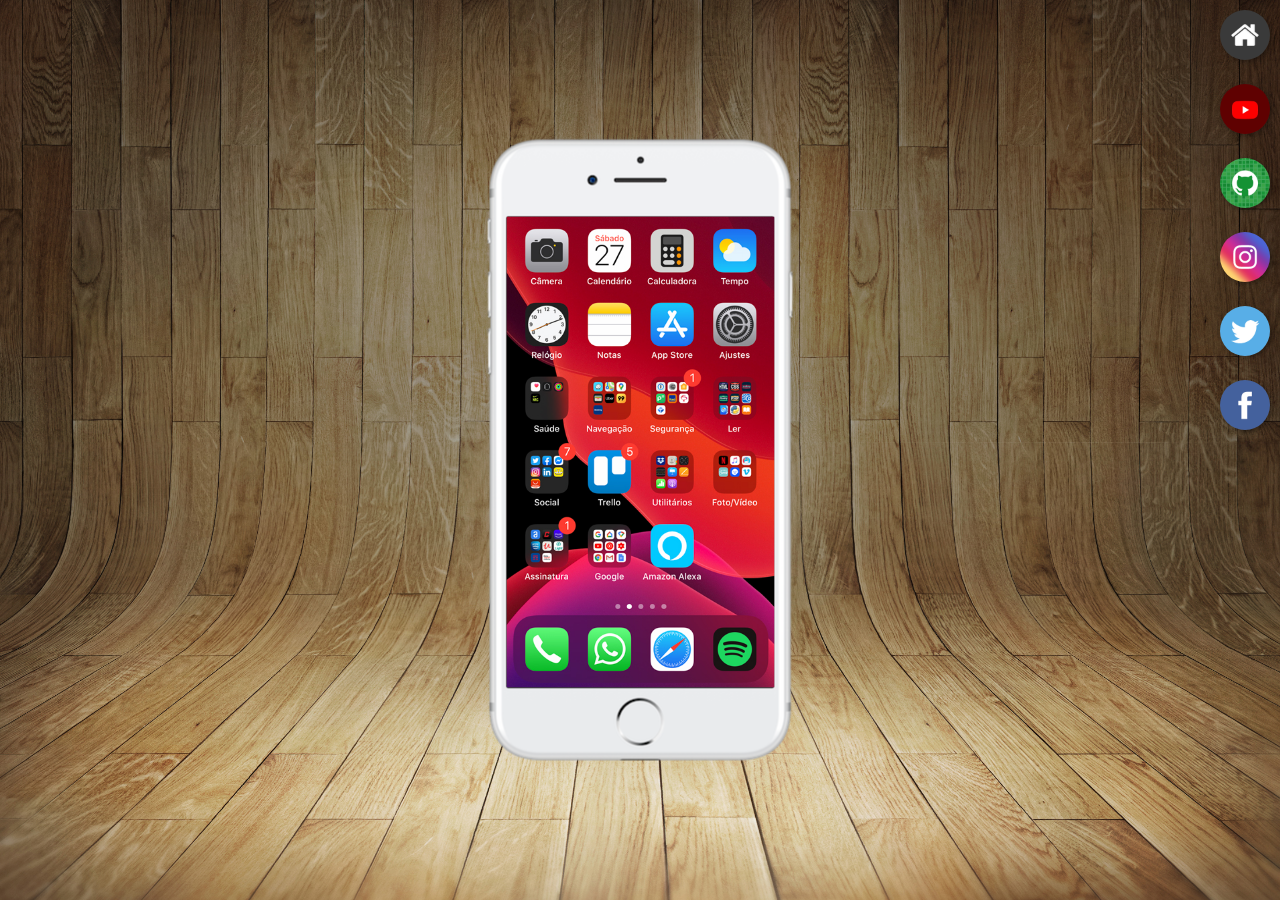
<file: index.html>
<!DOCTYPE html>
<html lang="pt-br">
<head>
    <meta charset="UTF-8">
    <meta http-equiv="X-UA-Compatible" content="IE=edge">
    <meta name="viewport" content="width=device-width, initial-scale=1.0">
    <link rel="shortcut icon" href="favicon.ico" type="image/x-icon">
    <link rel="stylesheet" href="estilos/style.css">
    <title>Projeto Redes Sociais</title>
</head>
<body>
    <main>
        <section id="telefone">
            <iframe src="home.html" name="tela" id="tela" frameborder="0">
                Seu navegador não é compatível.
            </iframe>
        </section>
        <section id="redes-sociais">
            <a href="home.html" target="tela"><img src="imagens/logo-home.jpg" alt="Home"></a><br>
            <a href="youtube.html" target="tela"><img src="imagens/logo-youtube.jpg" alt="Youtube"></a><br>
            <a href="github.html" target="tela"><img src="imagens/logo-github.jpg" alt="GitHub"></a><br>
            <a href="instagram.html" target="tela"><img src="imagens/logo-instagram.jpg" alt="Instagram"></a><br>
            <a href="twitter.html" target="tela"><img src="imagens/logo-twitter.jpg" alt="Twitter"></a><br>
            <a href="facebook.html" target="tela"><img src="imagens/logo-facebook.jpg" alt="Facebook"></a>
        </section>
    </main>
</body>
</html>
</file>
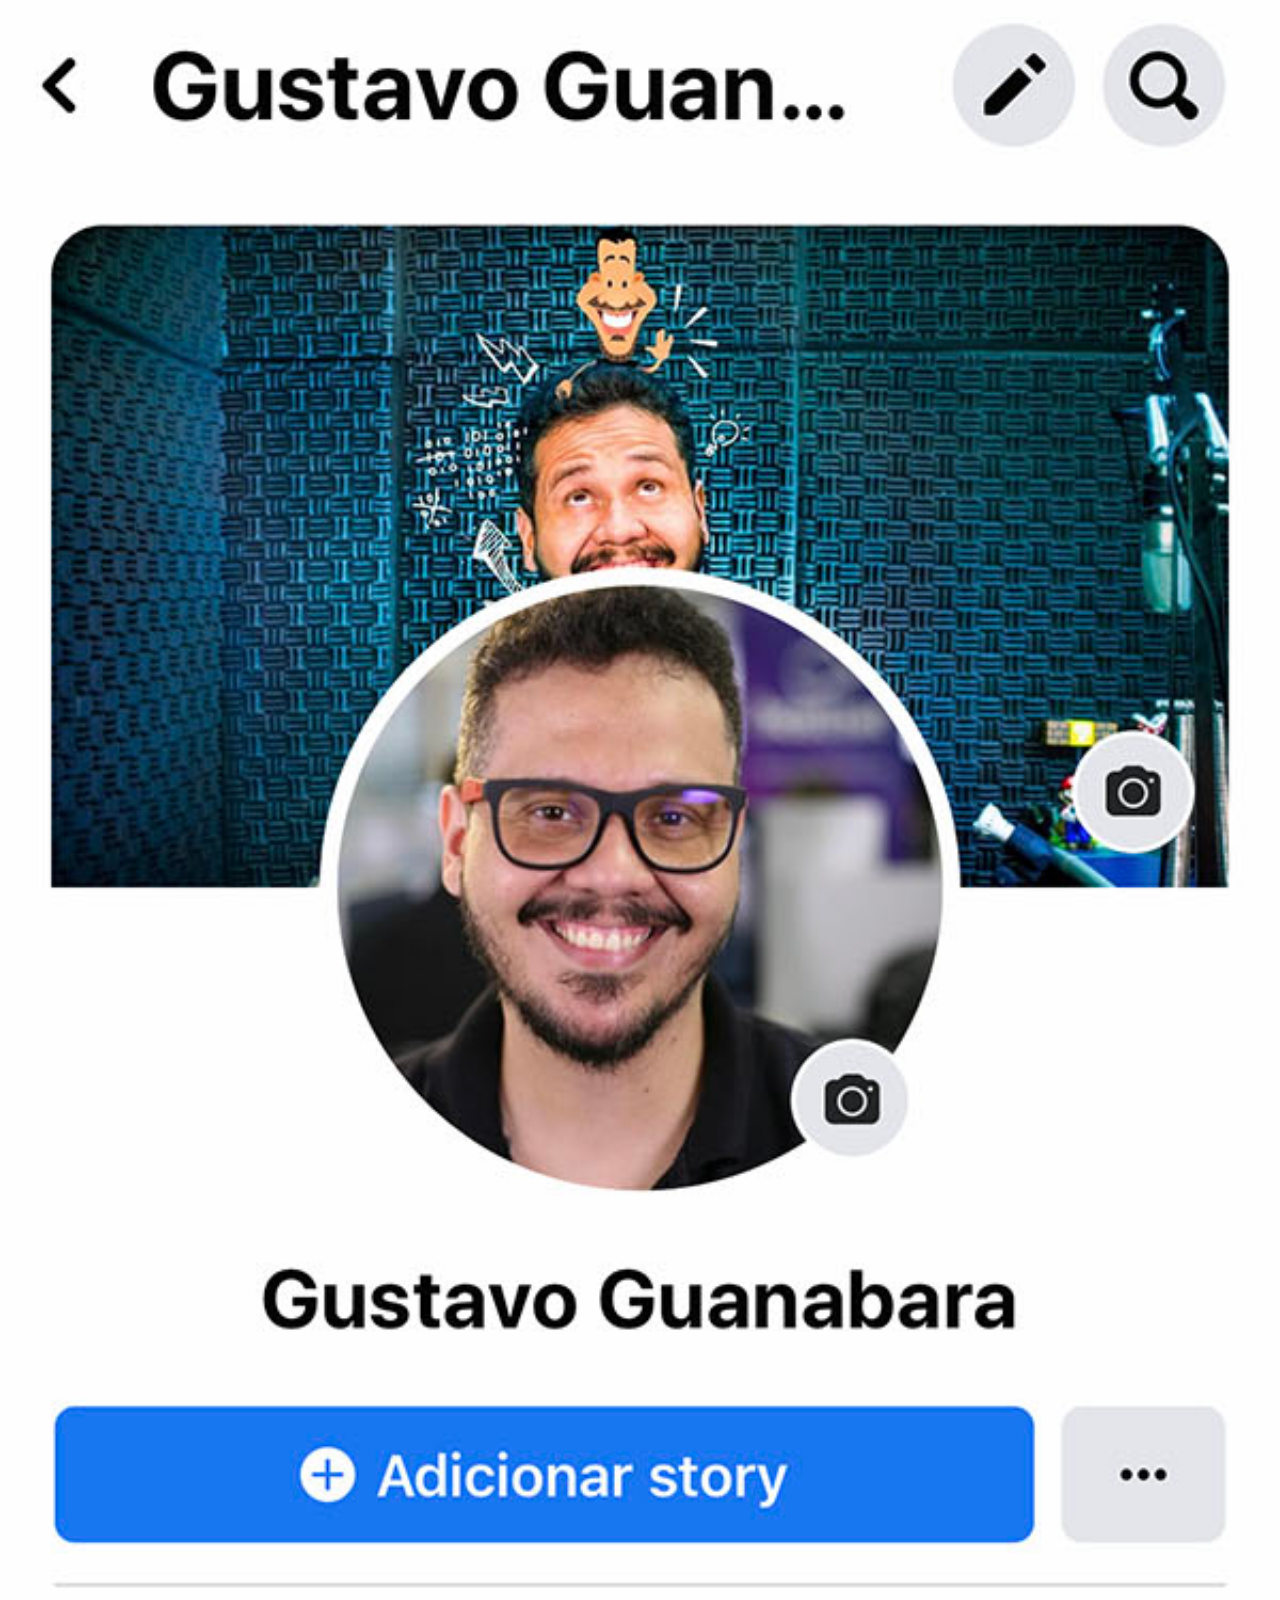
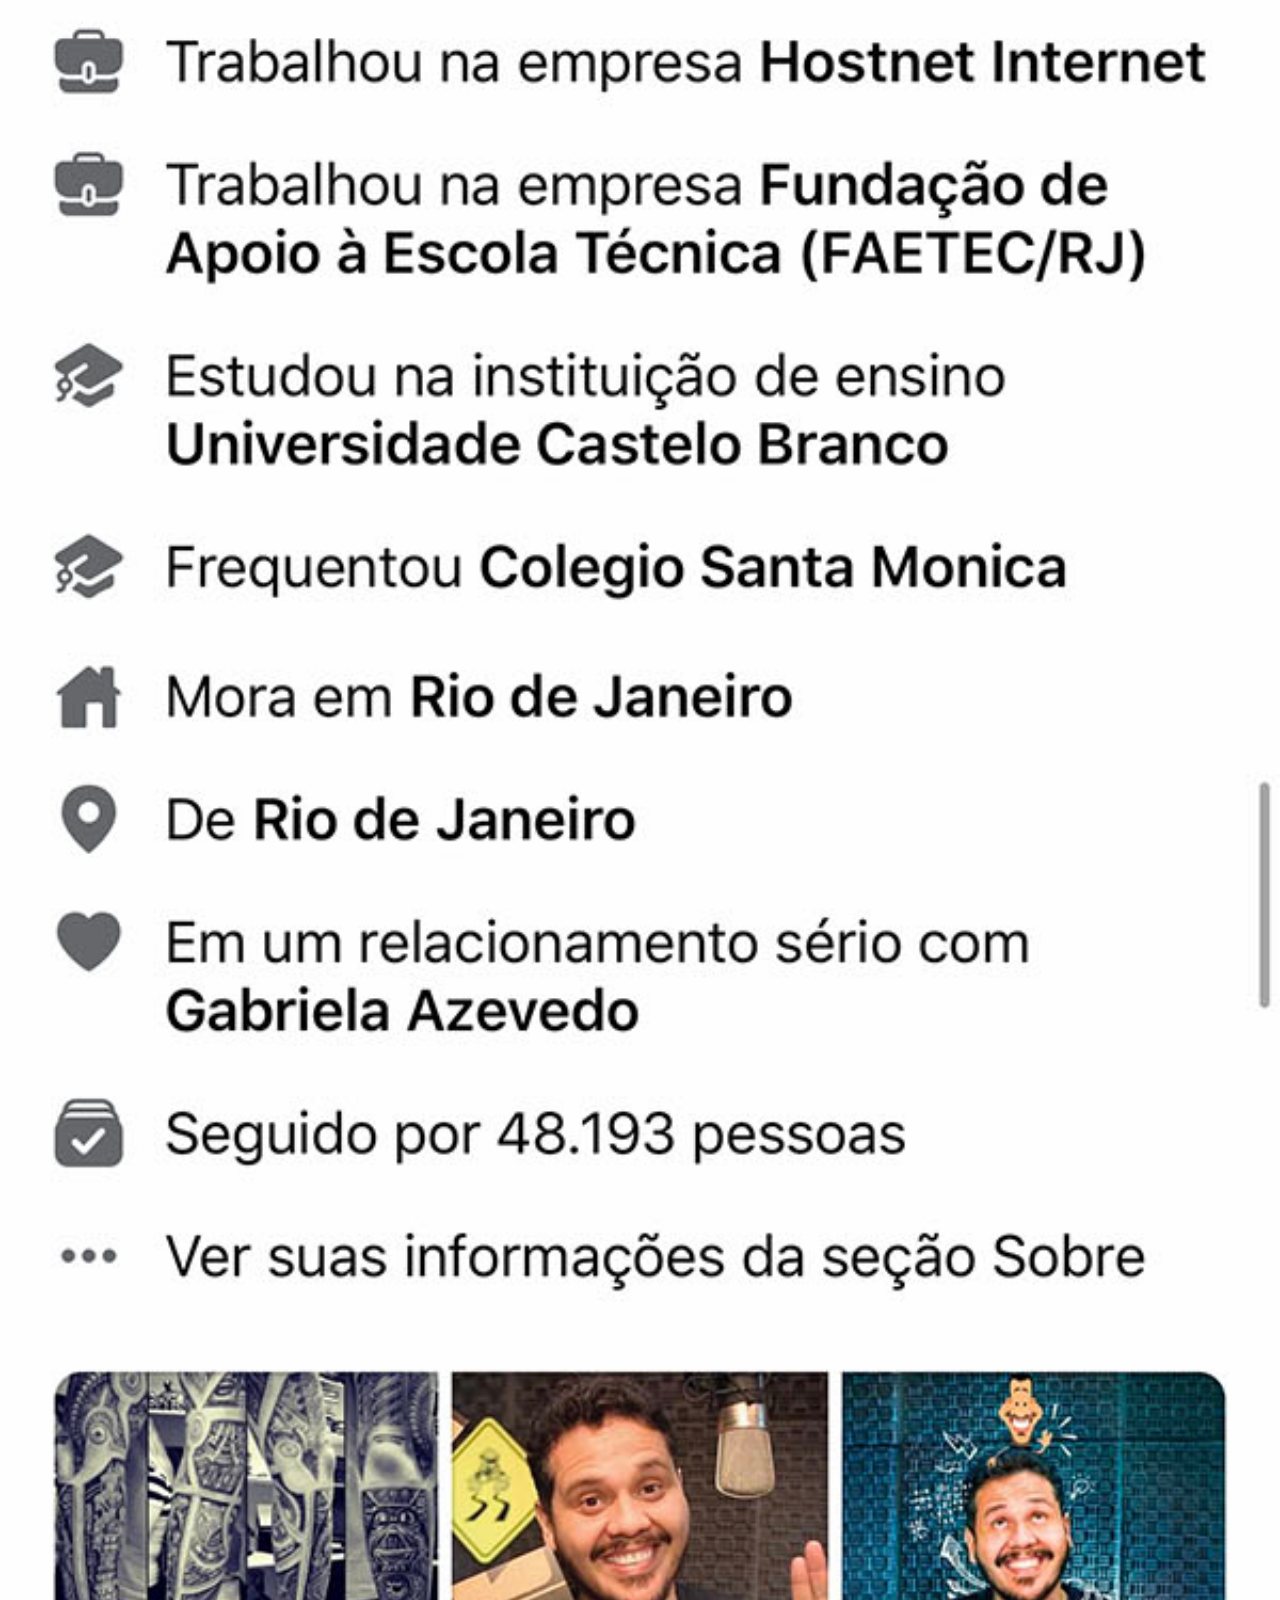
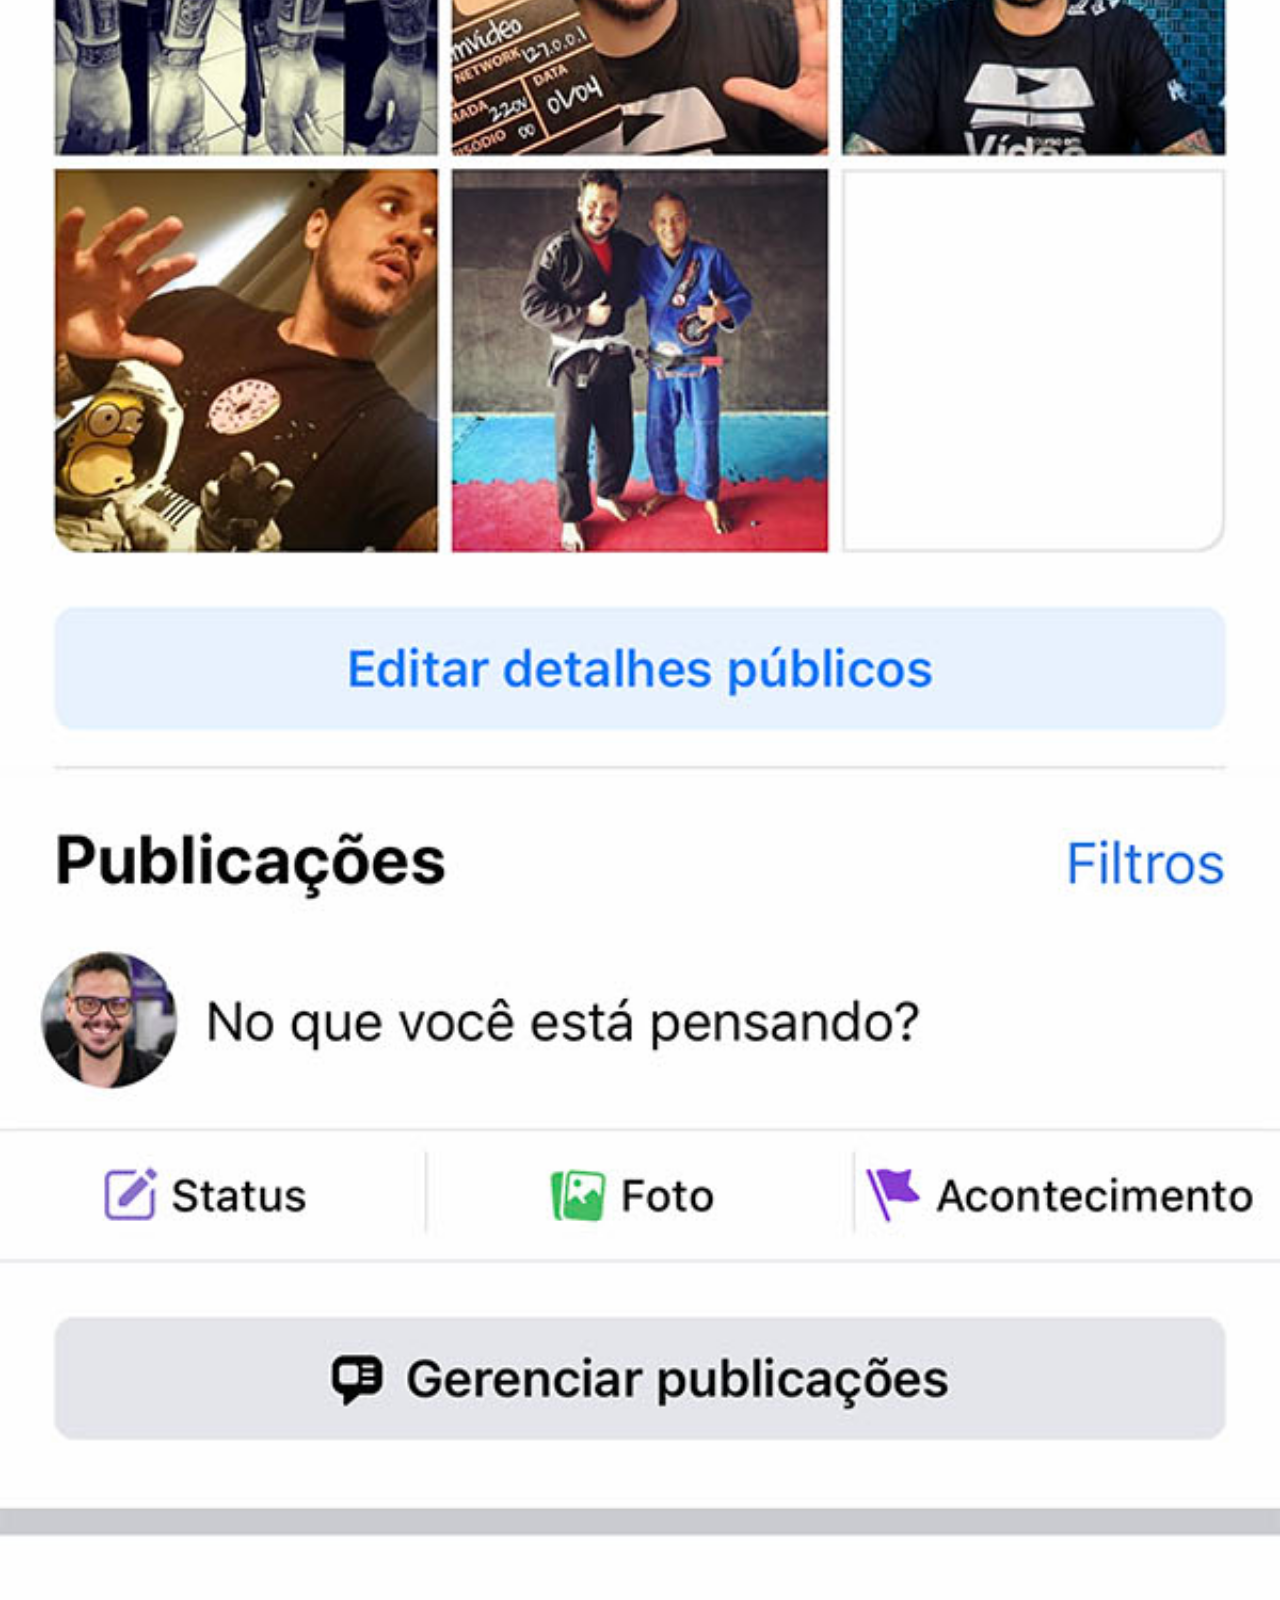
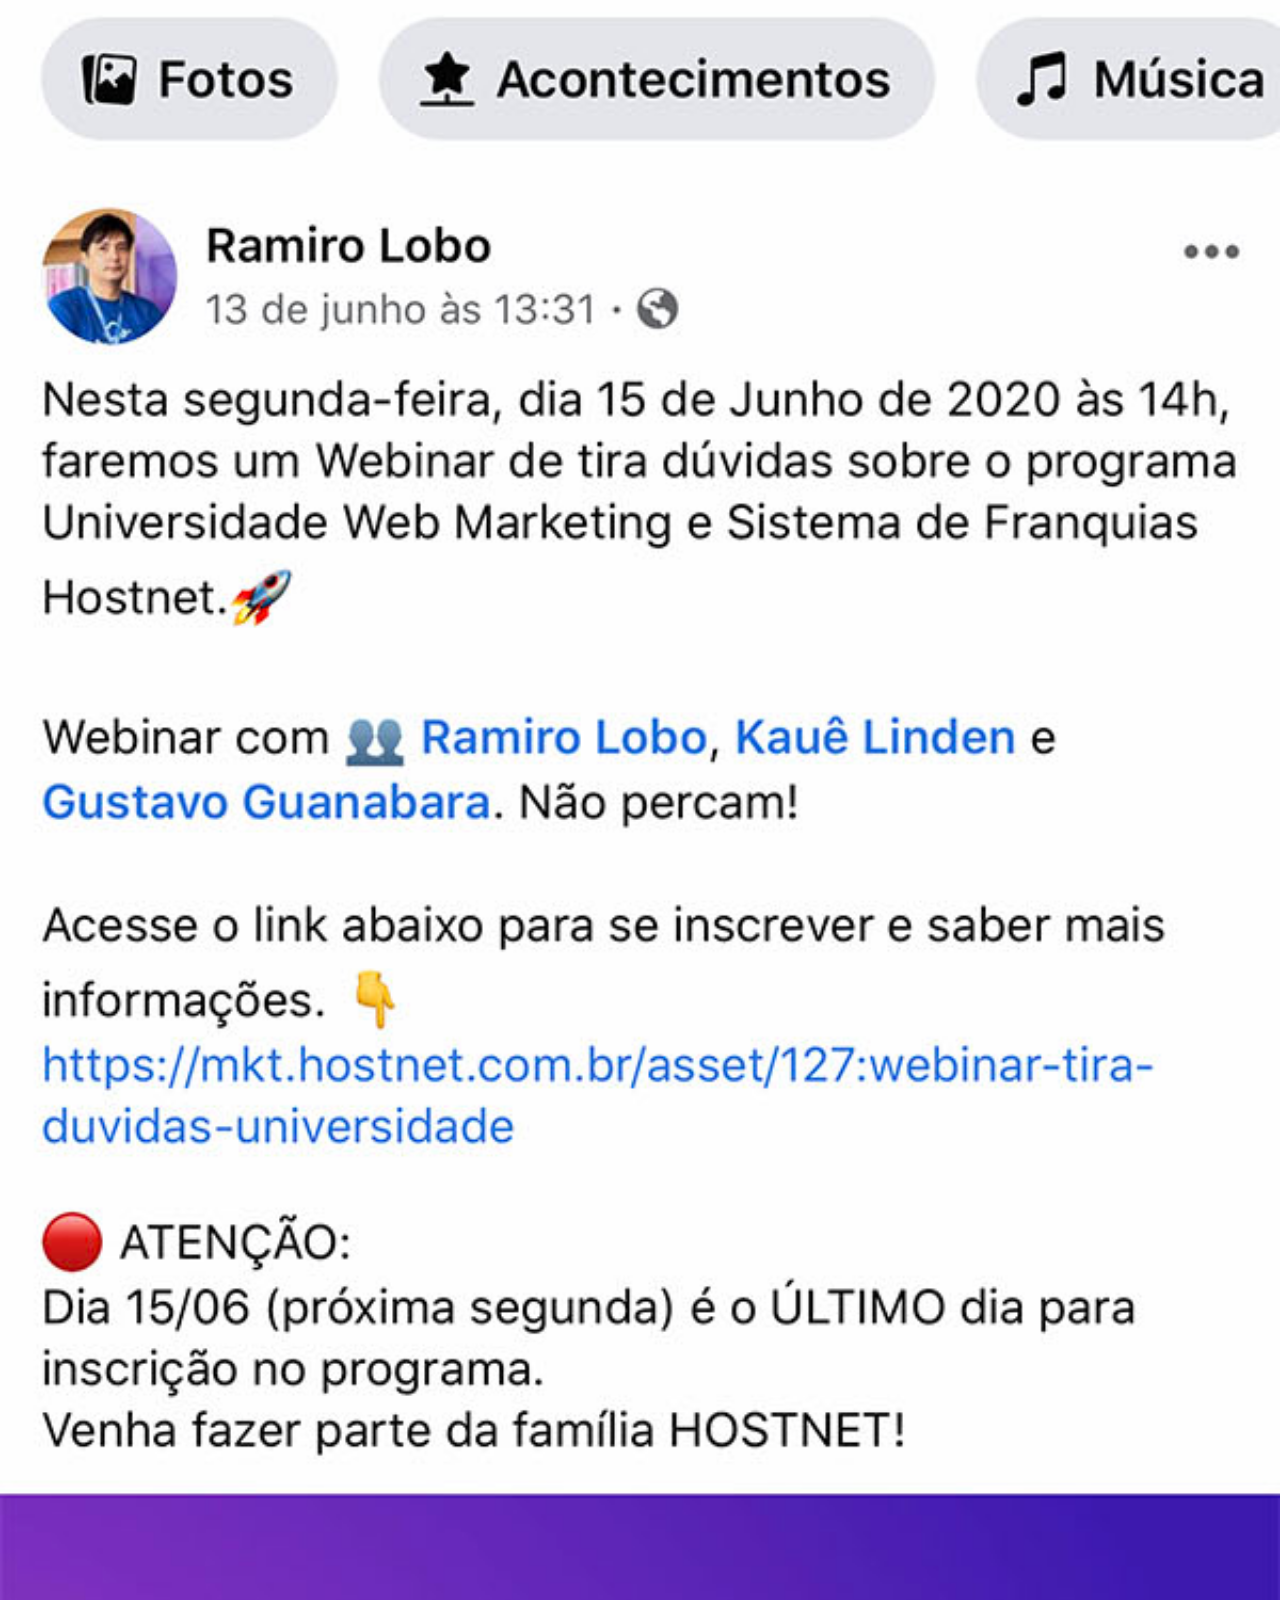
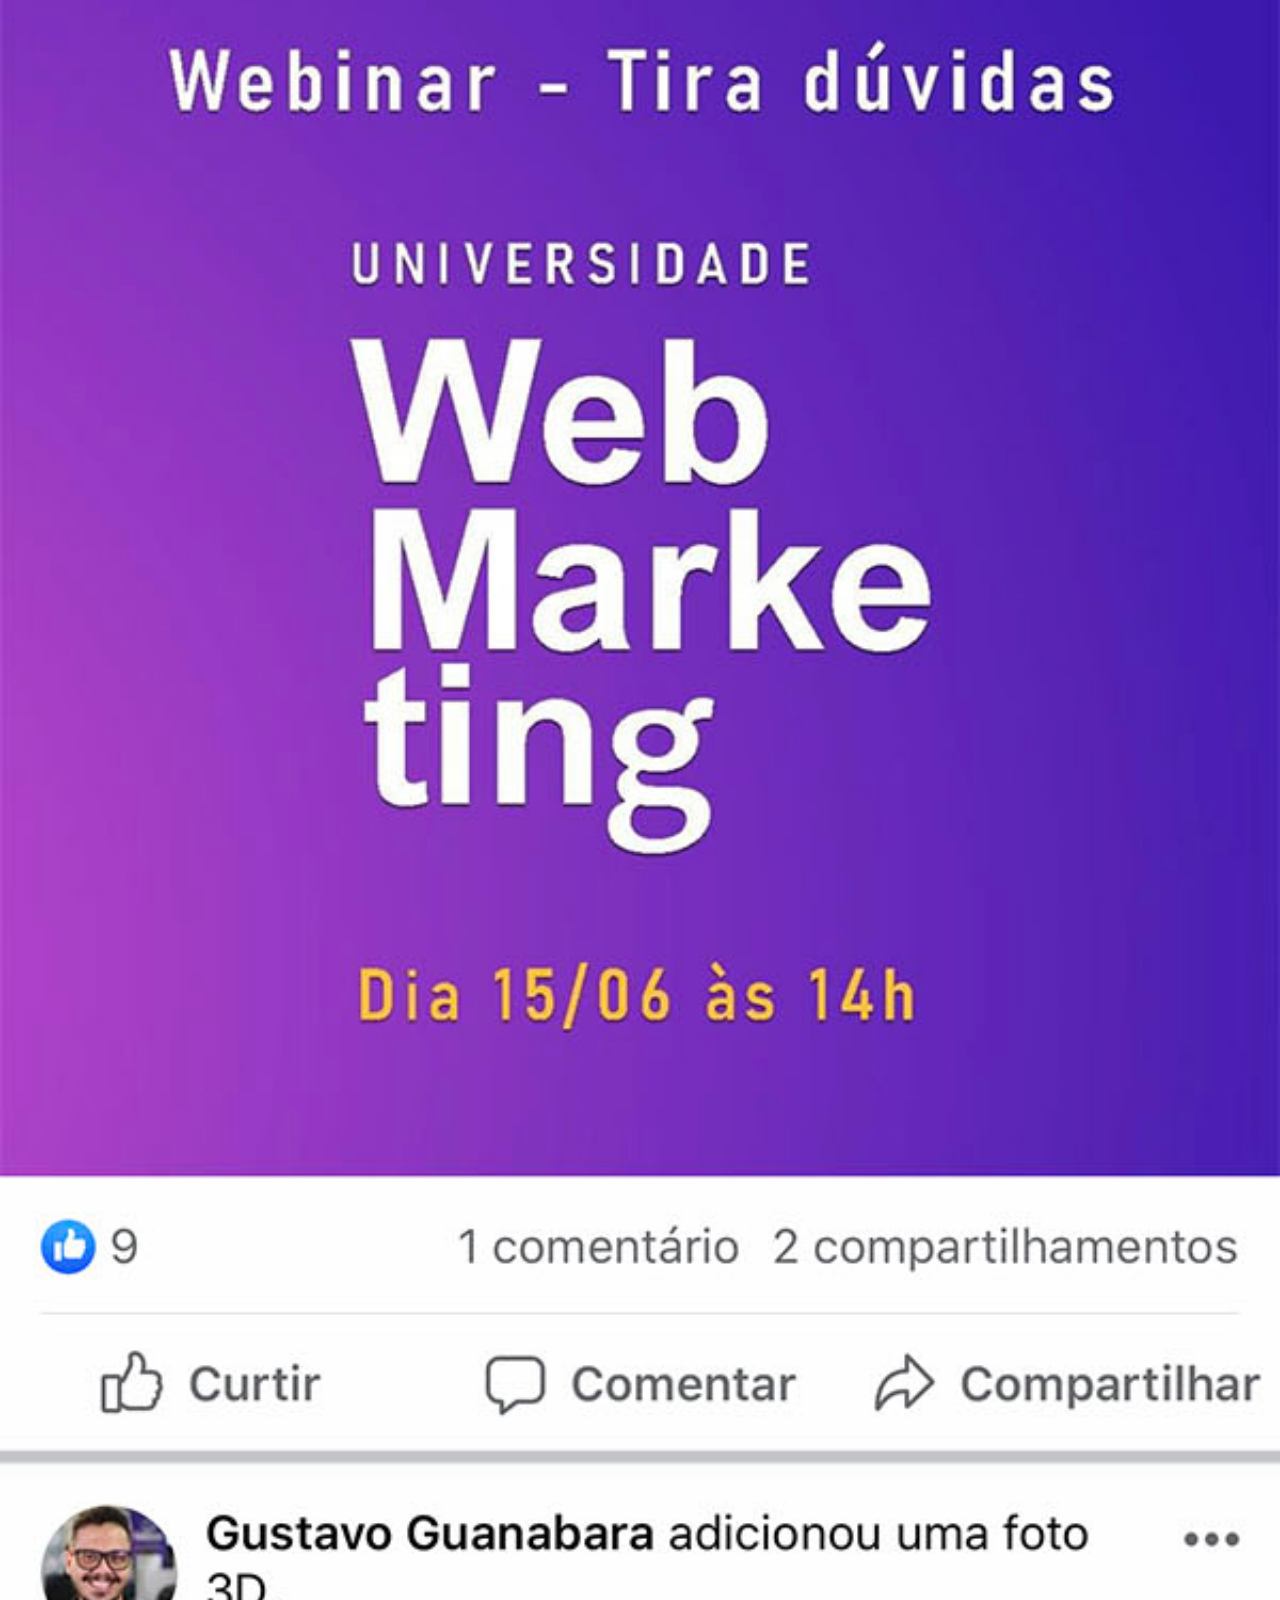
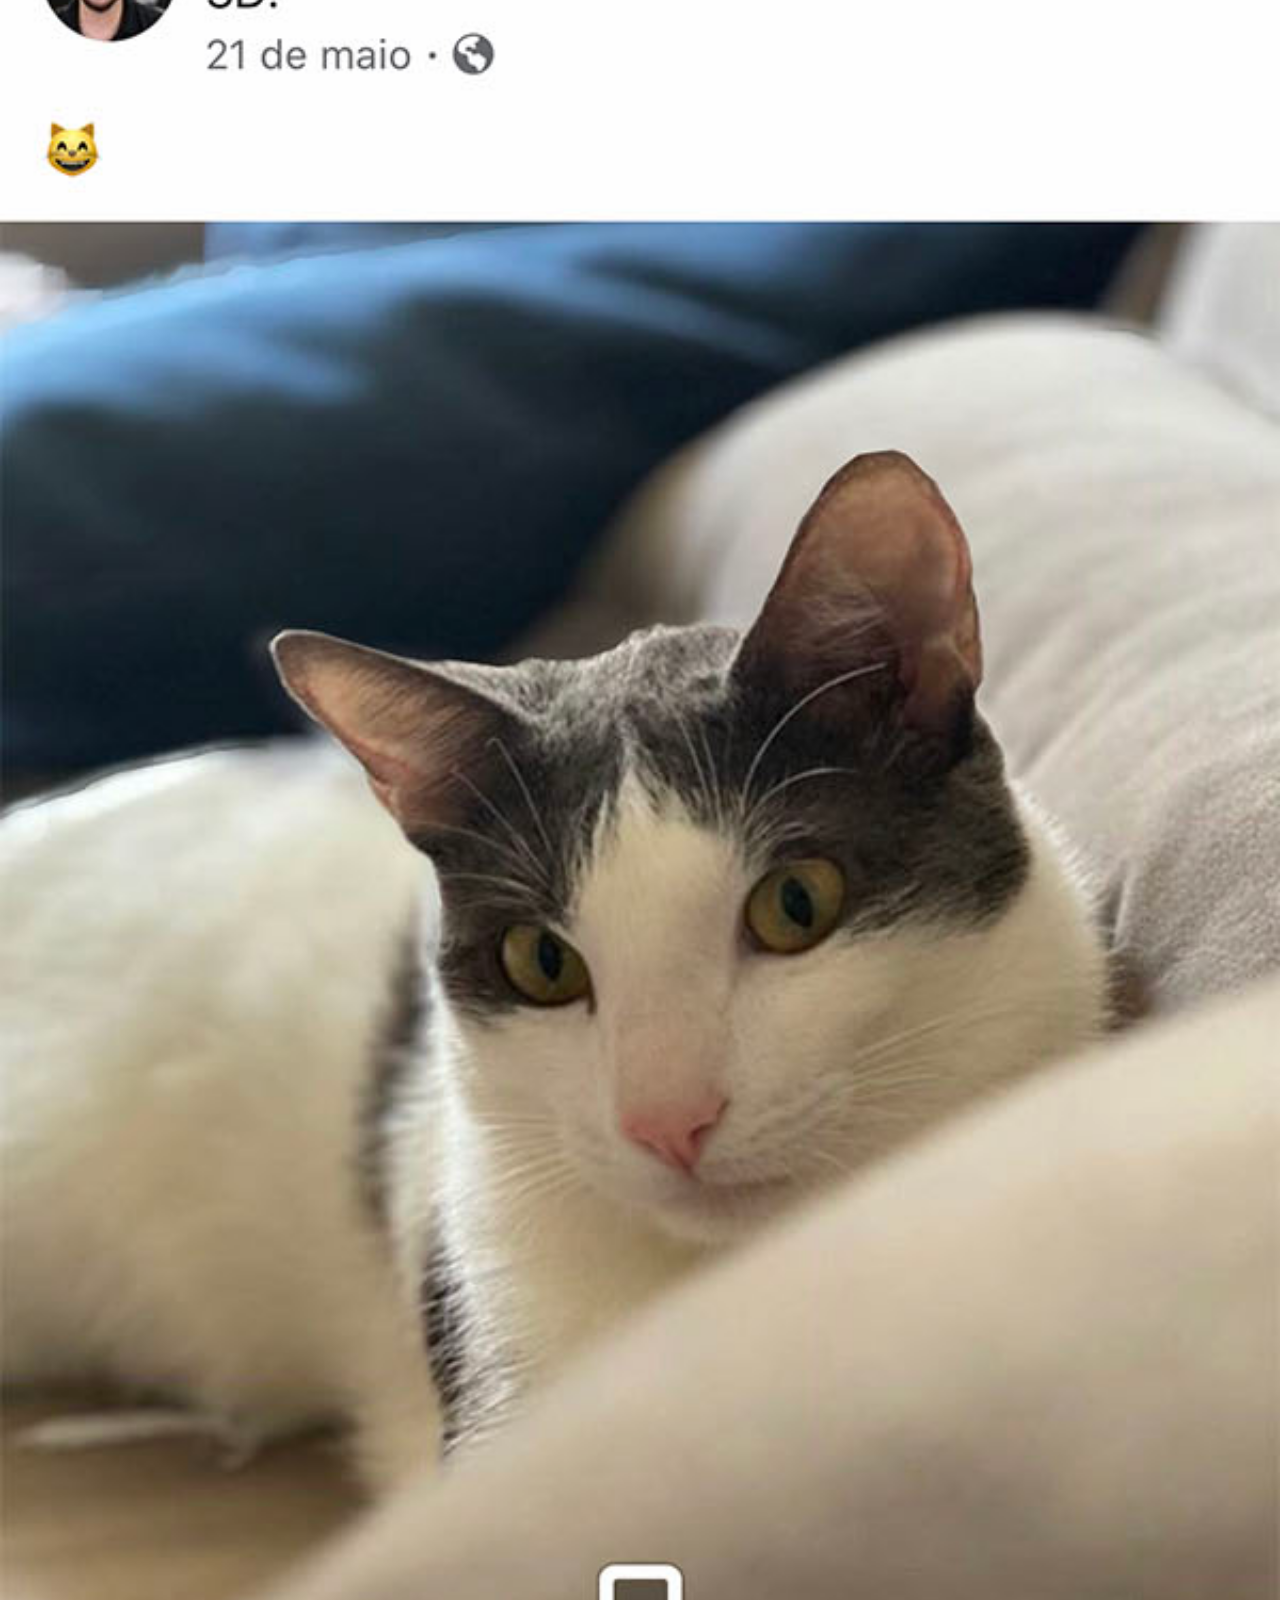
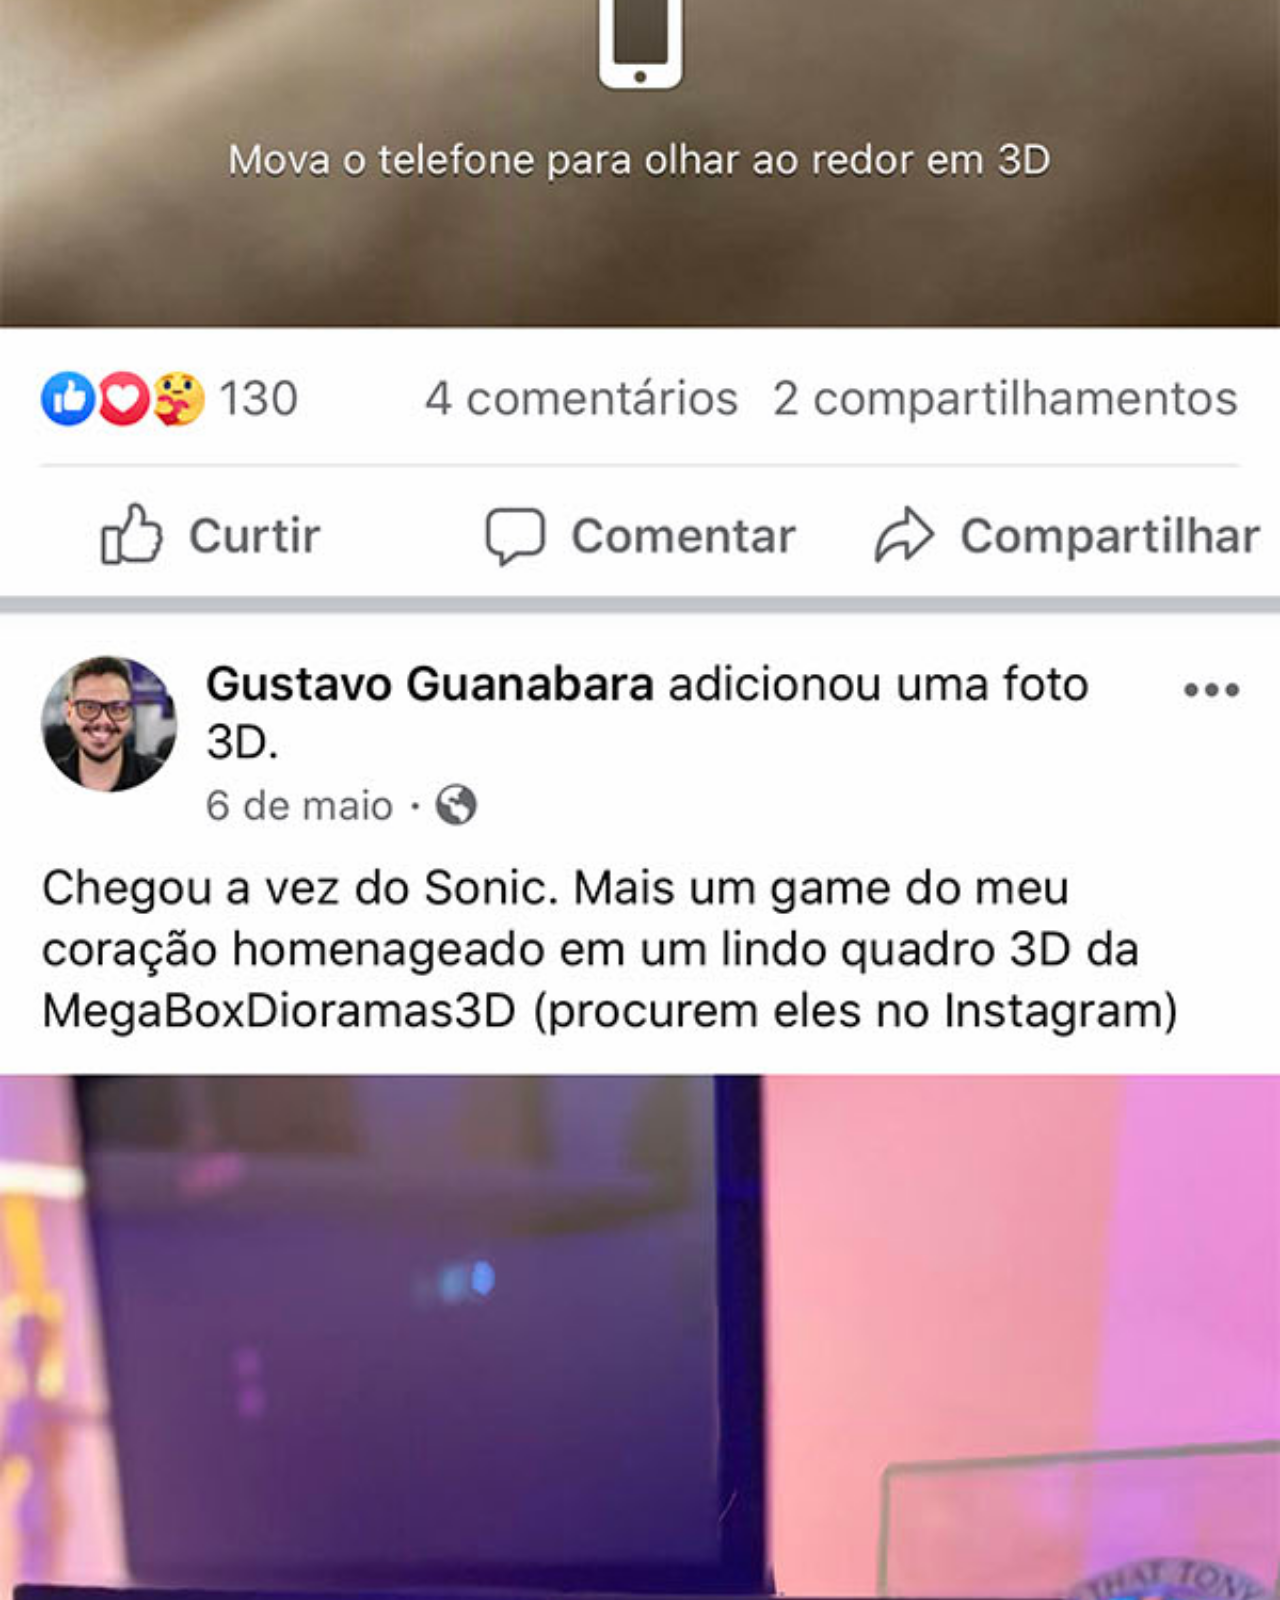
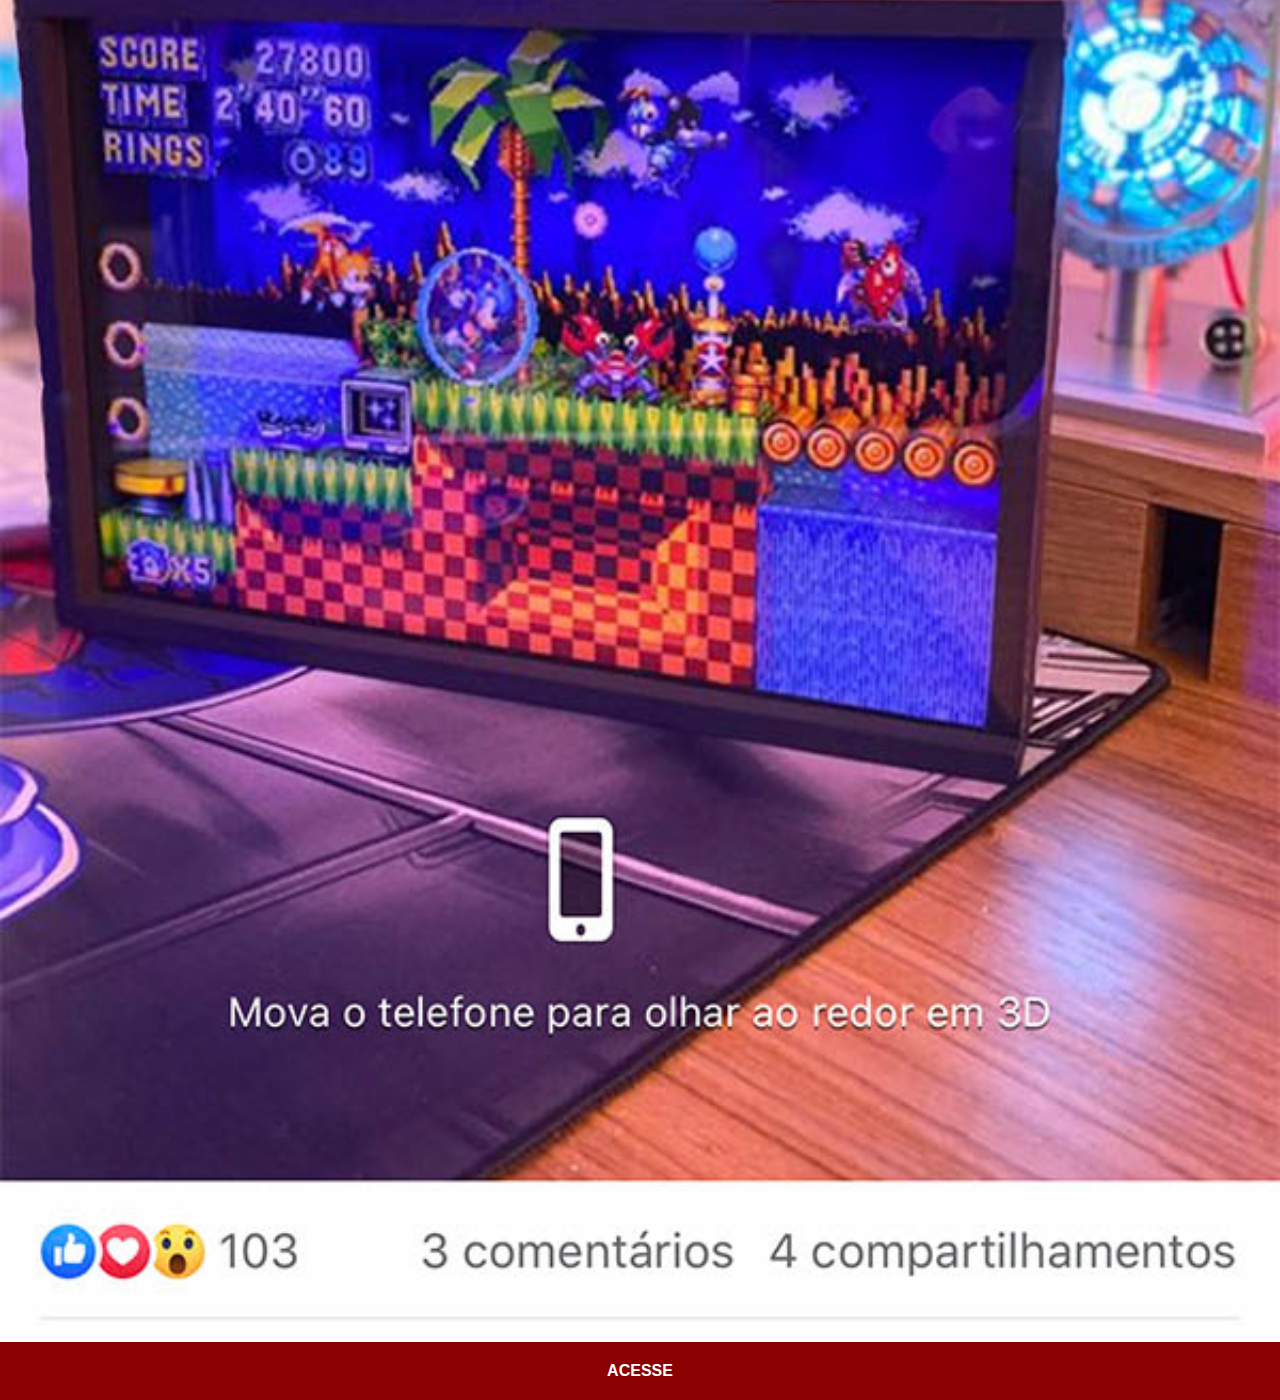
<file: facebook.html>
<!DOCTYPE html>
<html lang="pt-br">
<head>
    <meta charset="UTF-8">
    <meta http-equiv="X-UA-Compatible" content="IE=edge">
    <meta name="viewport" content="width=device-width, initial-scale=1.0">
    <title>Facebook</title>
    <link rel="stylesheet" href="estilos/social.css">
</head>
<body>
    <img src="imagens/tela-facebook.jpg" alt="Facebook">
    <a href="https://www.facebook.com/liviagomes30/" target="_blank">ACESSE</a>
</body>
</html>
</file>
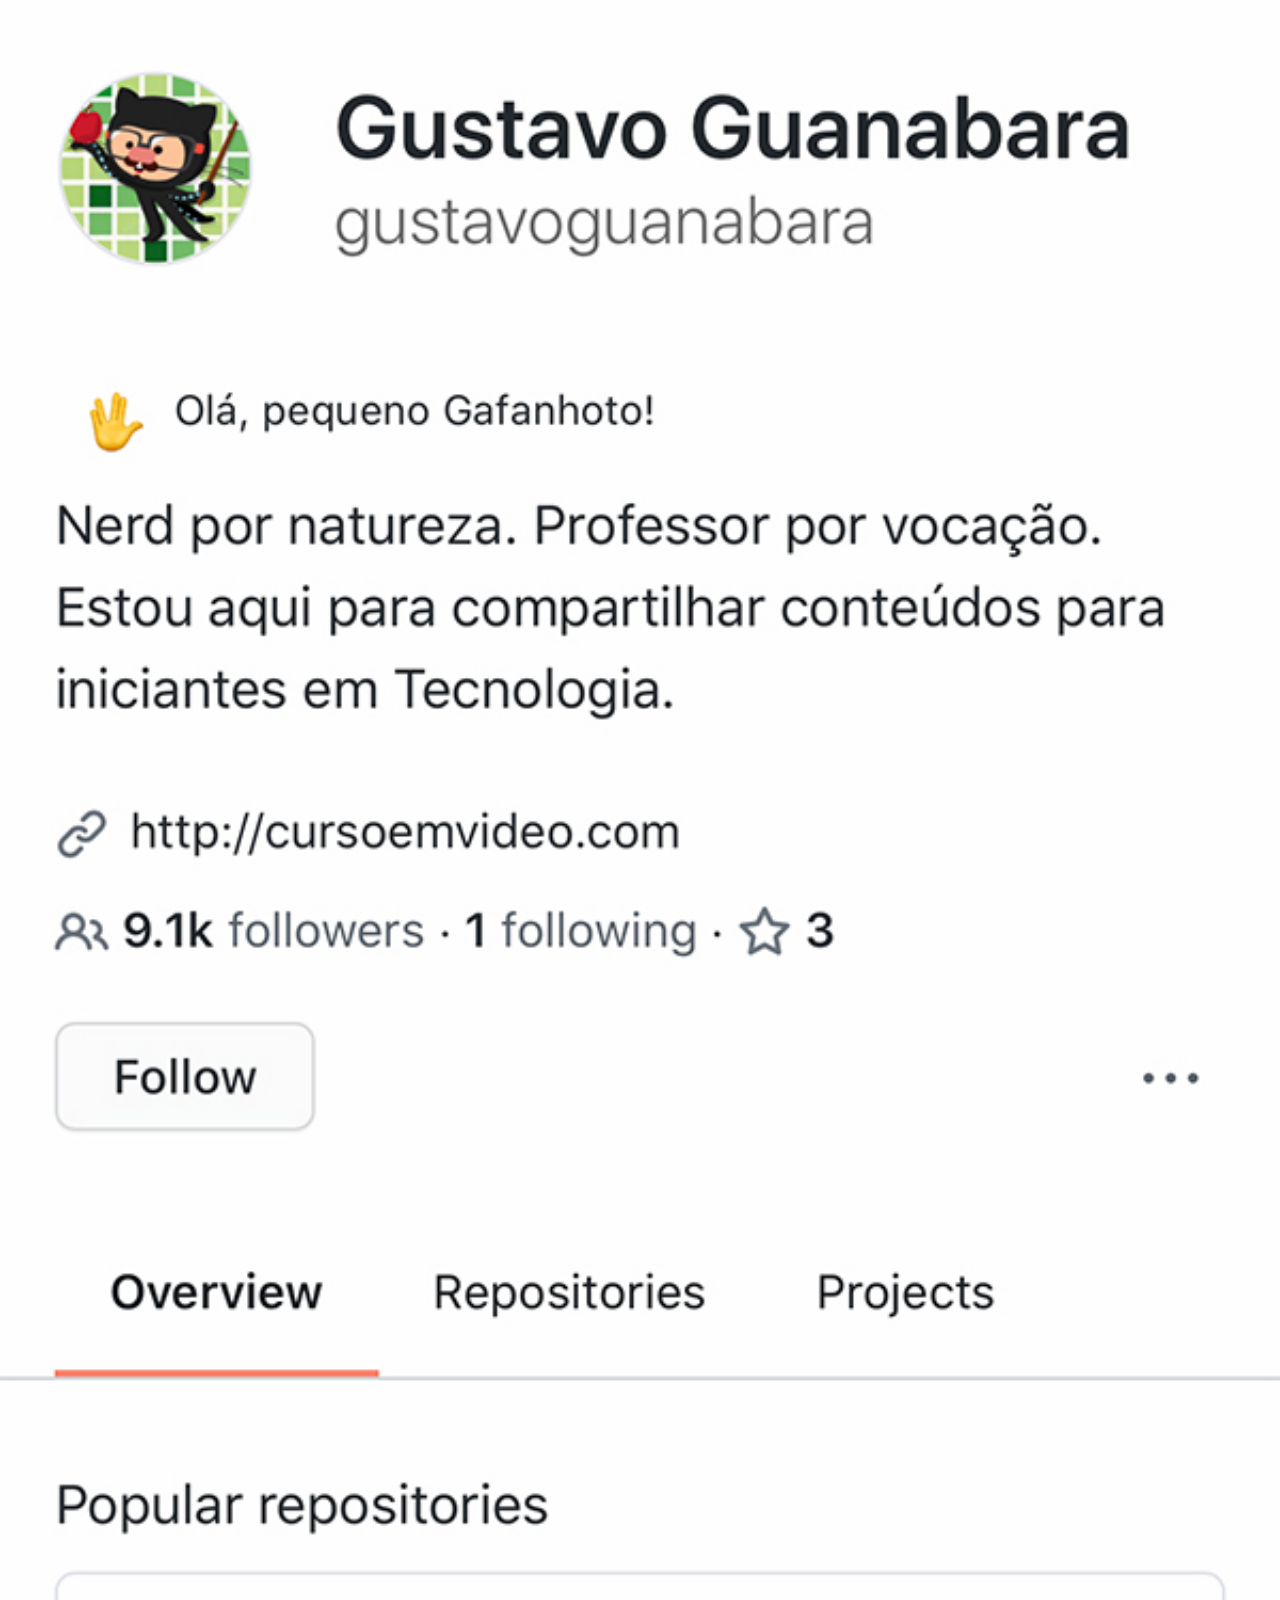
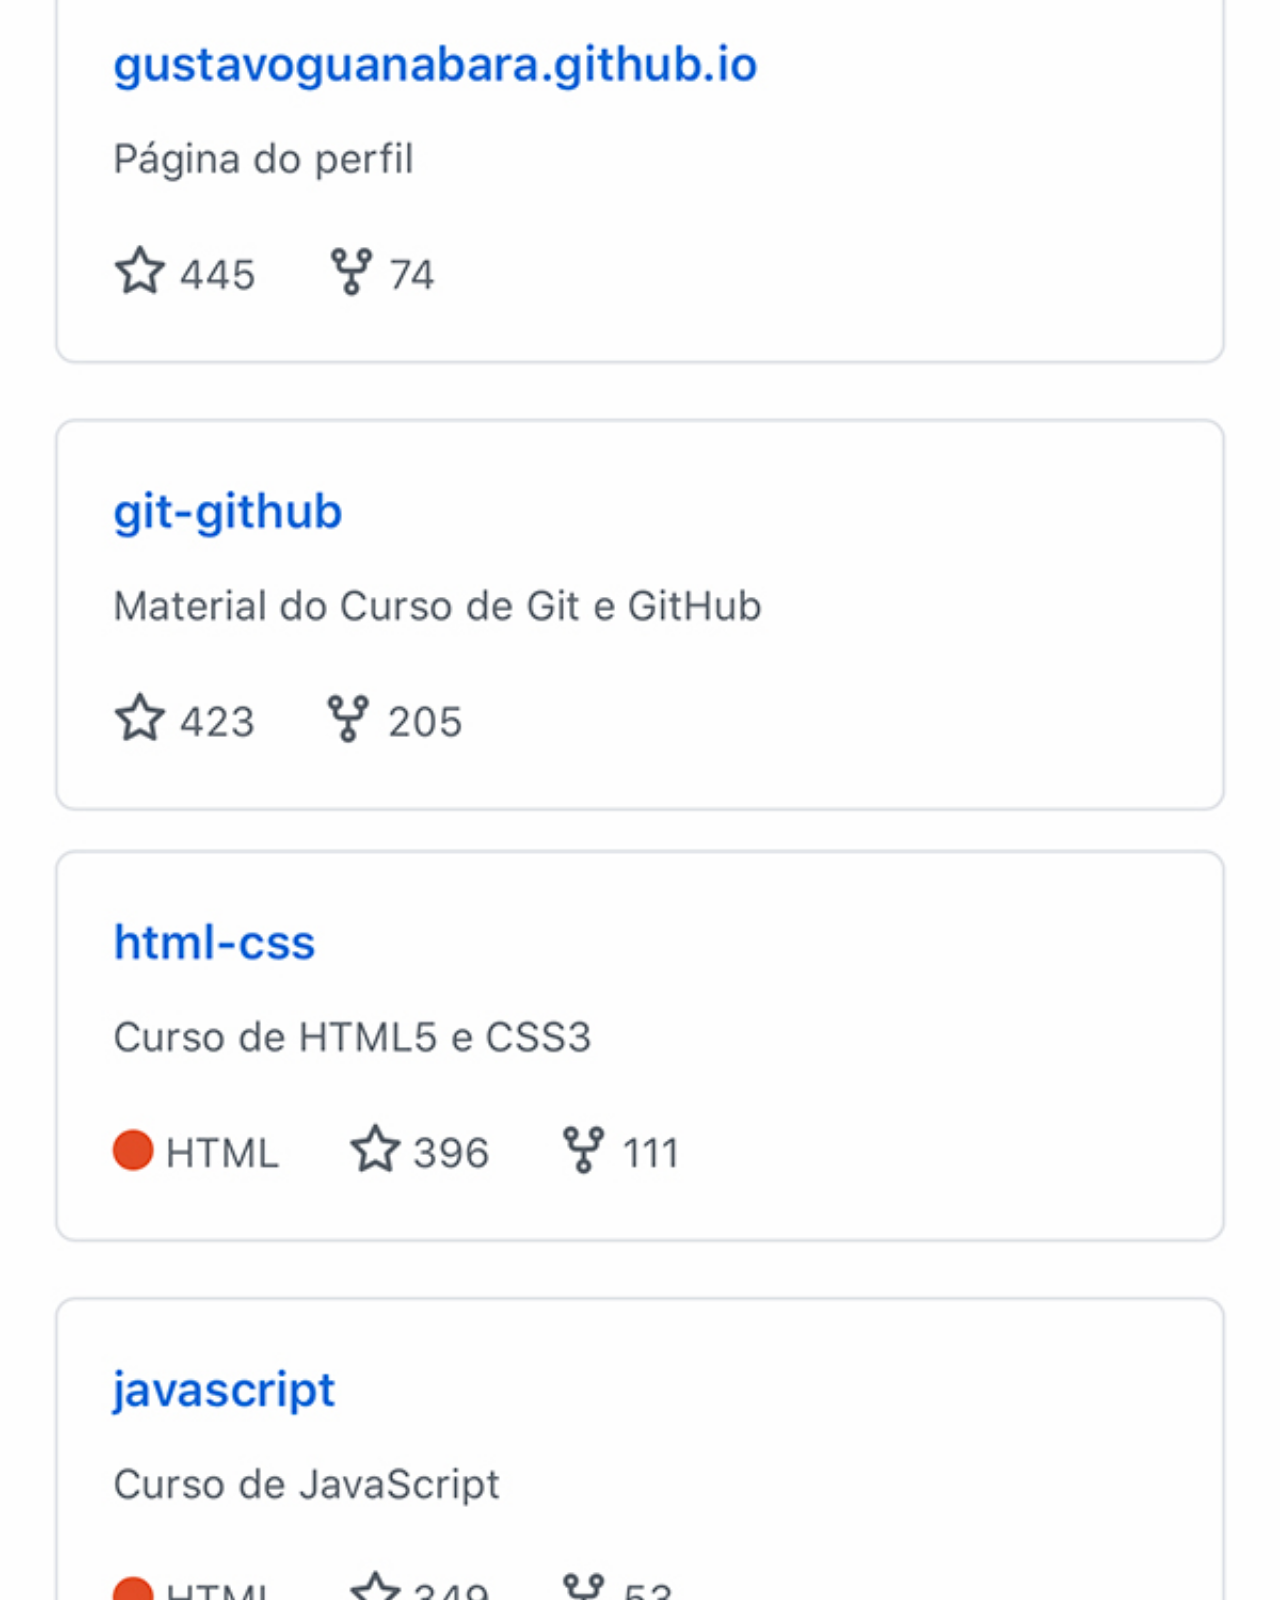
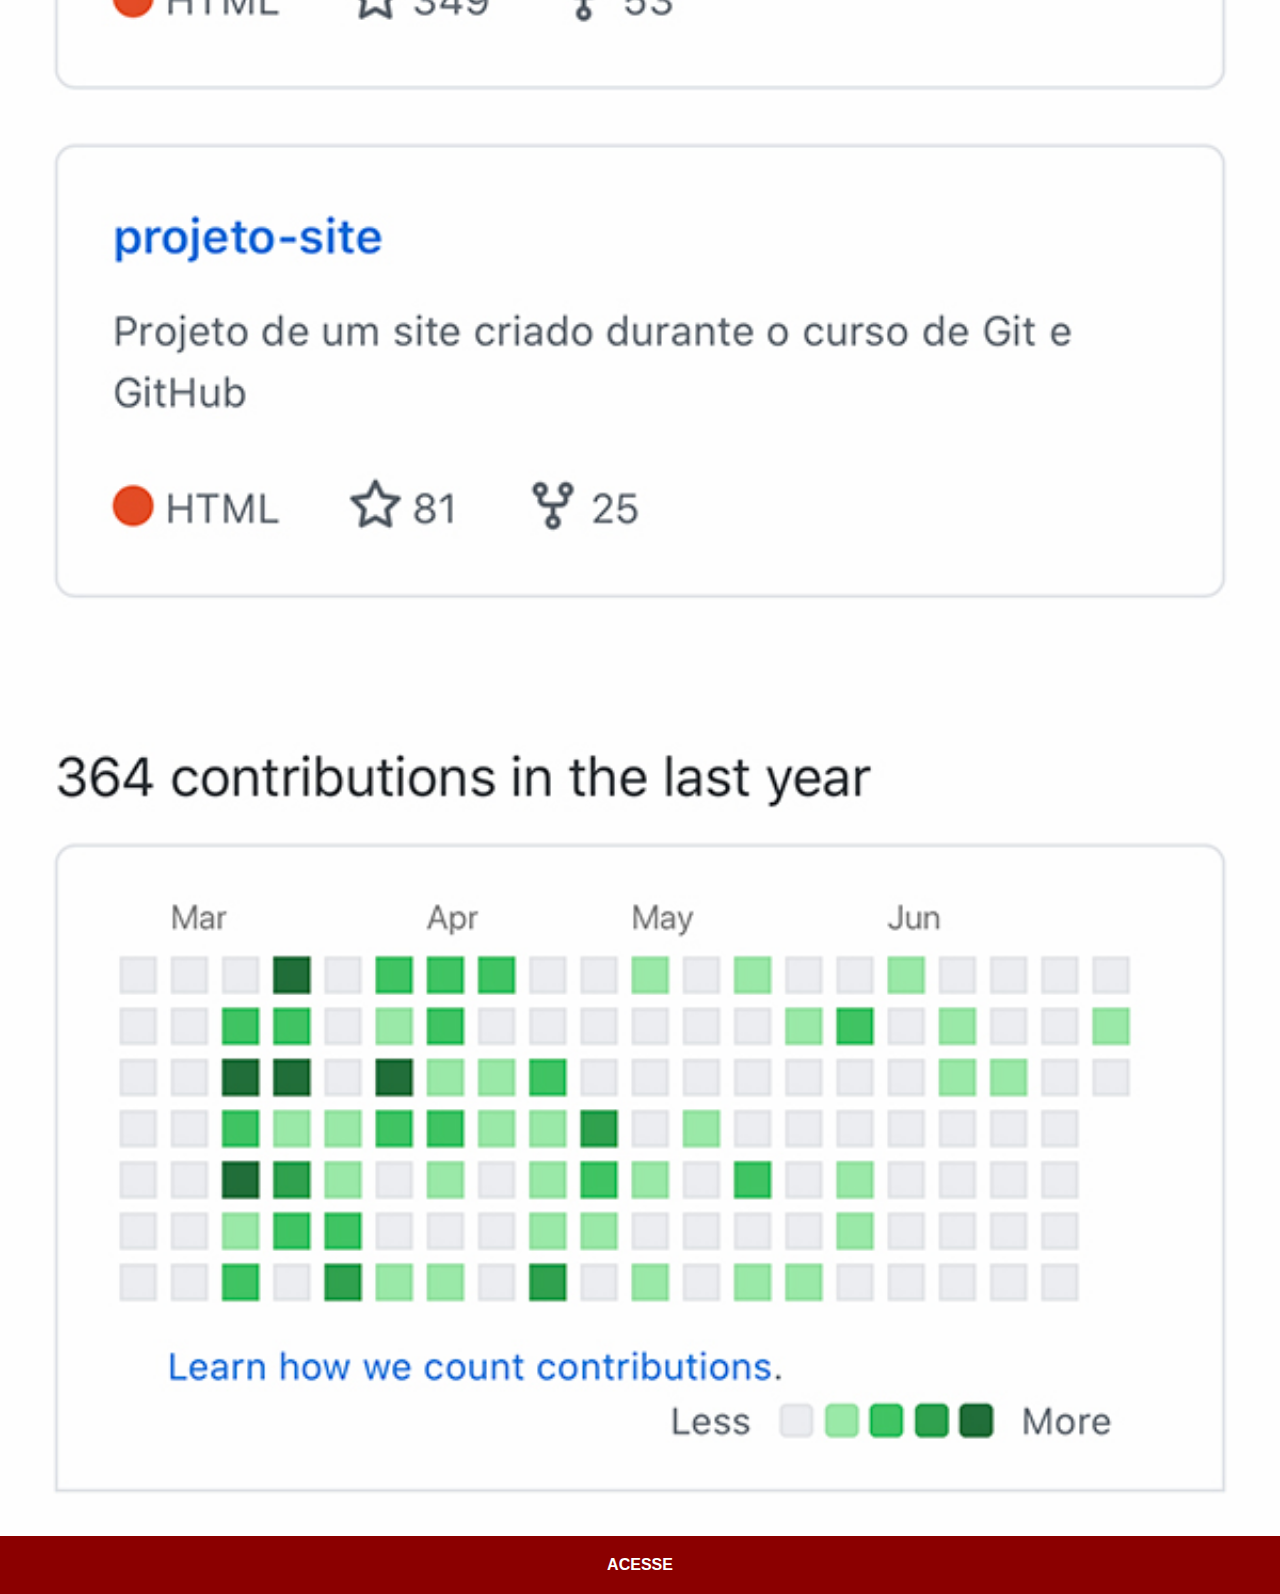
<file: github.html>
<!DOCTYPE html>
<html lang="pt-br">
<head>
    <meta charset="UTF-8">
    <meta http-equiv="X-UA-Compatible" content="IE=edge">
    <meta name="viewport" content="width=device-width, initial-scale=1.0">
    <title>GitHub</title>
    <link rel="stylesheet" href="estilos/social.css">
</head>
<body>
    <img src="imagens/tela-github.jpg" alt="GitHub">
    <a href="https://github.com/liviagomes30" target="_blank">ACESSE</a>
</body>
</html>
</file>
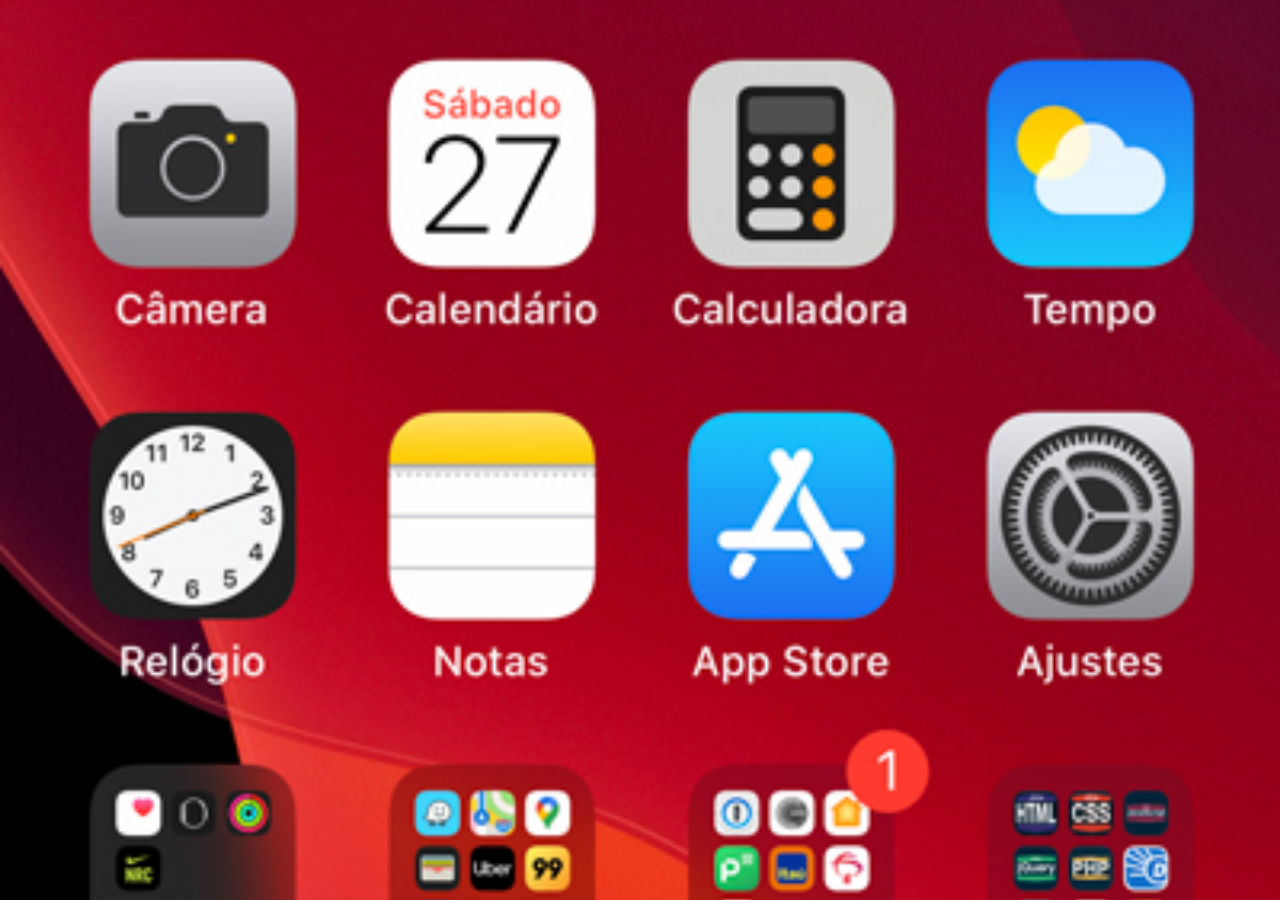
<file: home.html>
<!DOCTYPE html>
<html lang="pt-br">
<head>
    <meta charset="UTF-8">
    <meta http-equiv="X-UA-Compatible" content="IE=edge">
    <meta name="viewport" content="width=device-width, initial-scale=1.0">
    <title>Home</title>
    <style>
        * {
            margin: 0px;
            padding: 0px;
        }

        body {
            width: 100vw;
            height: 100vh;
            background: url('imagens/tela-home.jpg') no-repeat top center;
            background-size: cover;
        }
    </style>
</head>
<body>
    
</body>
</html>
</file>
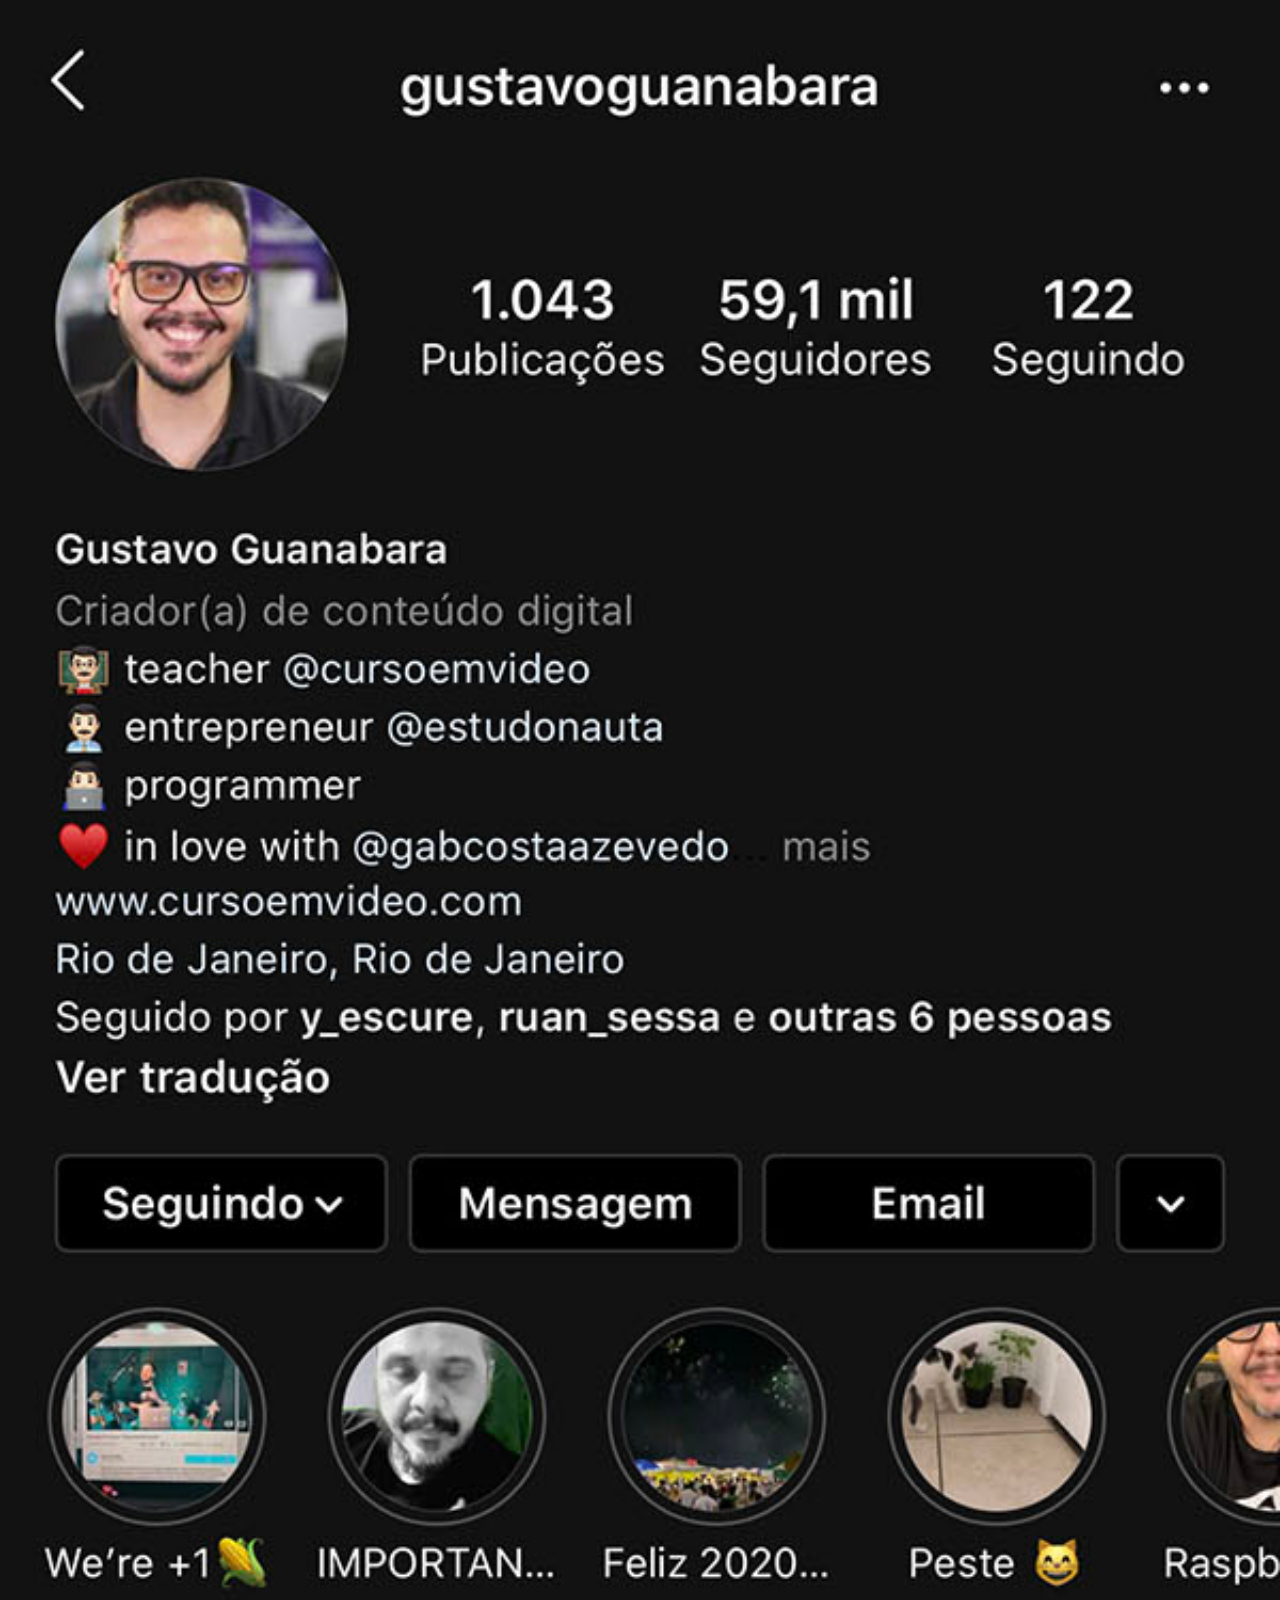
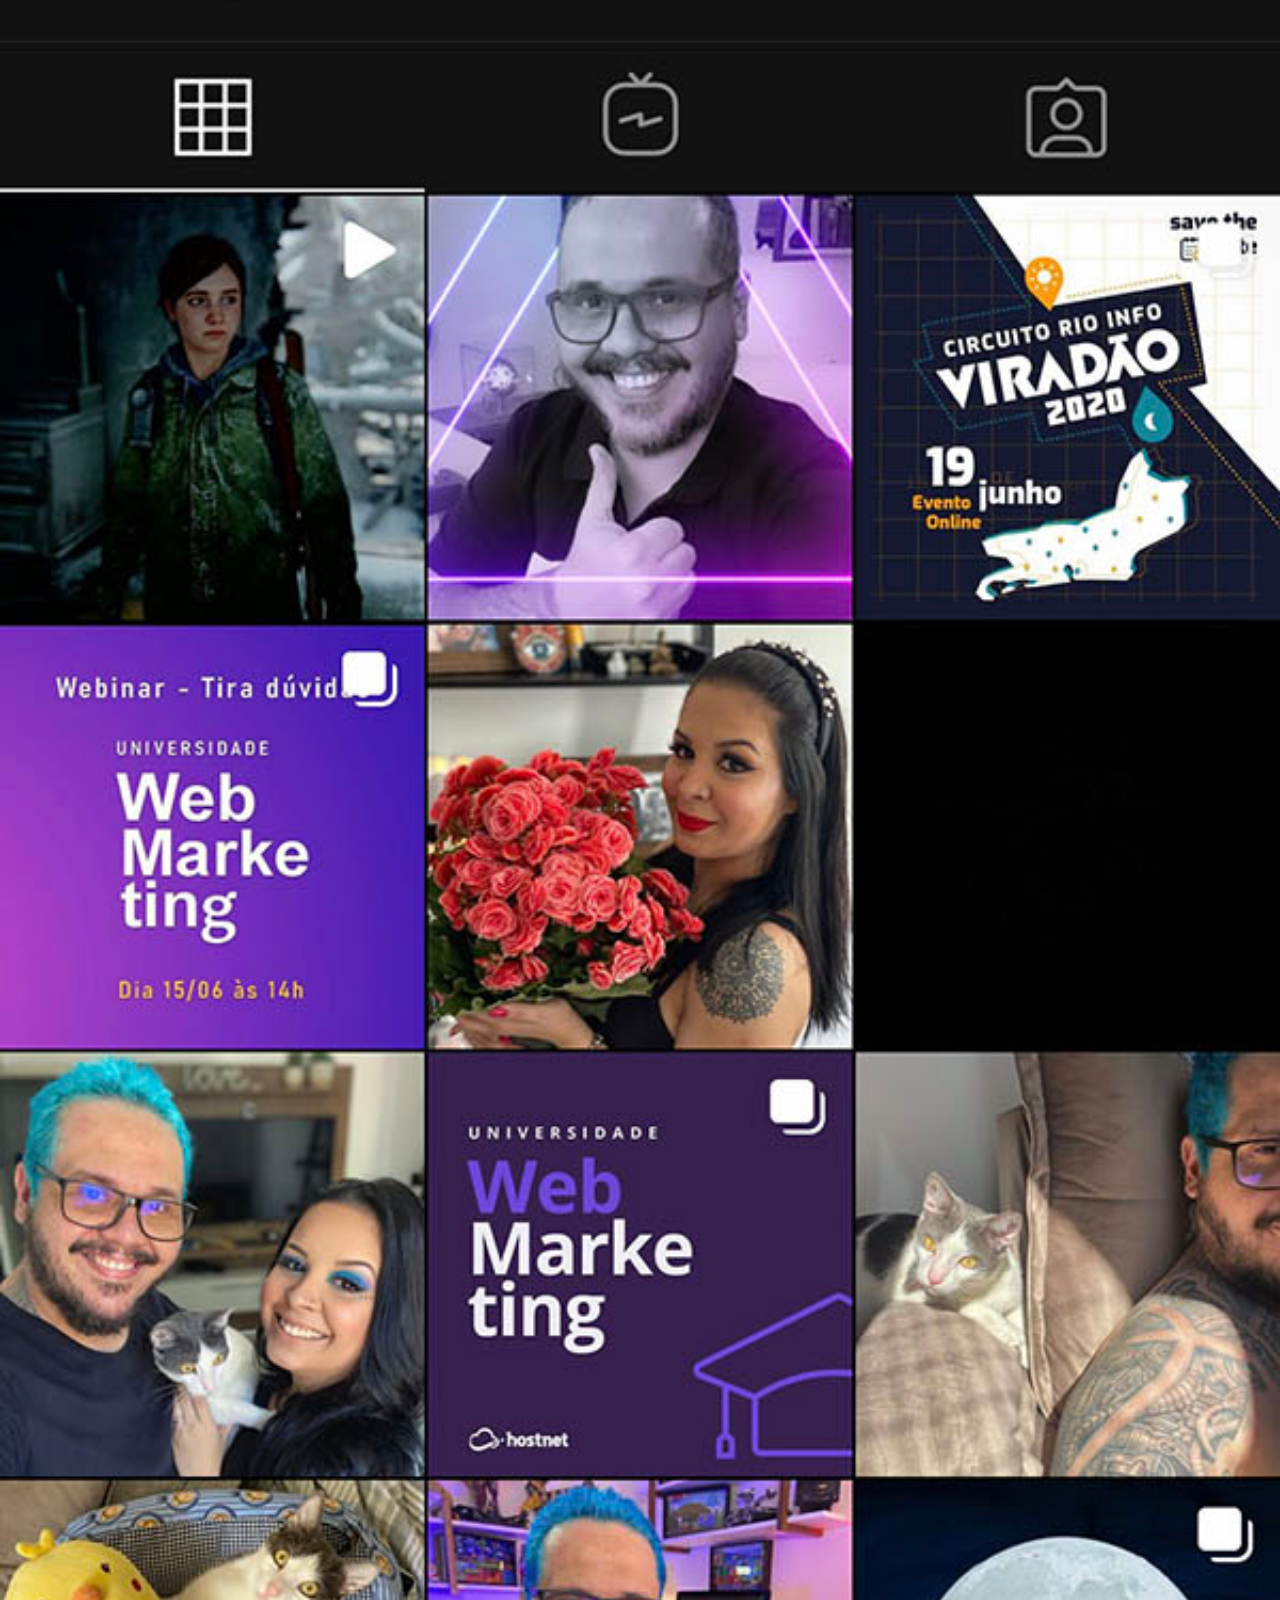
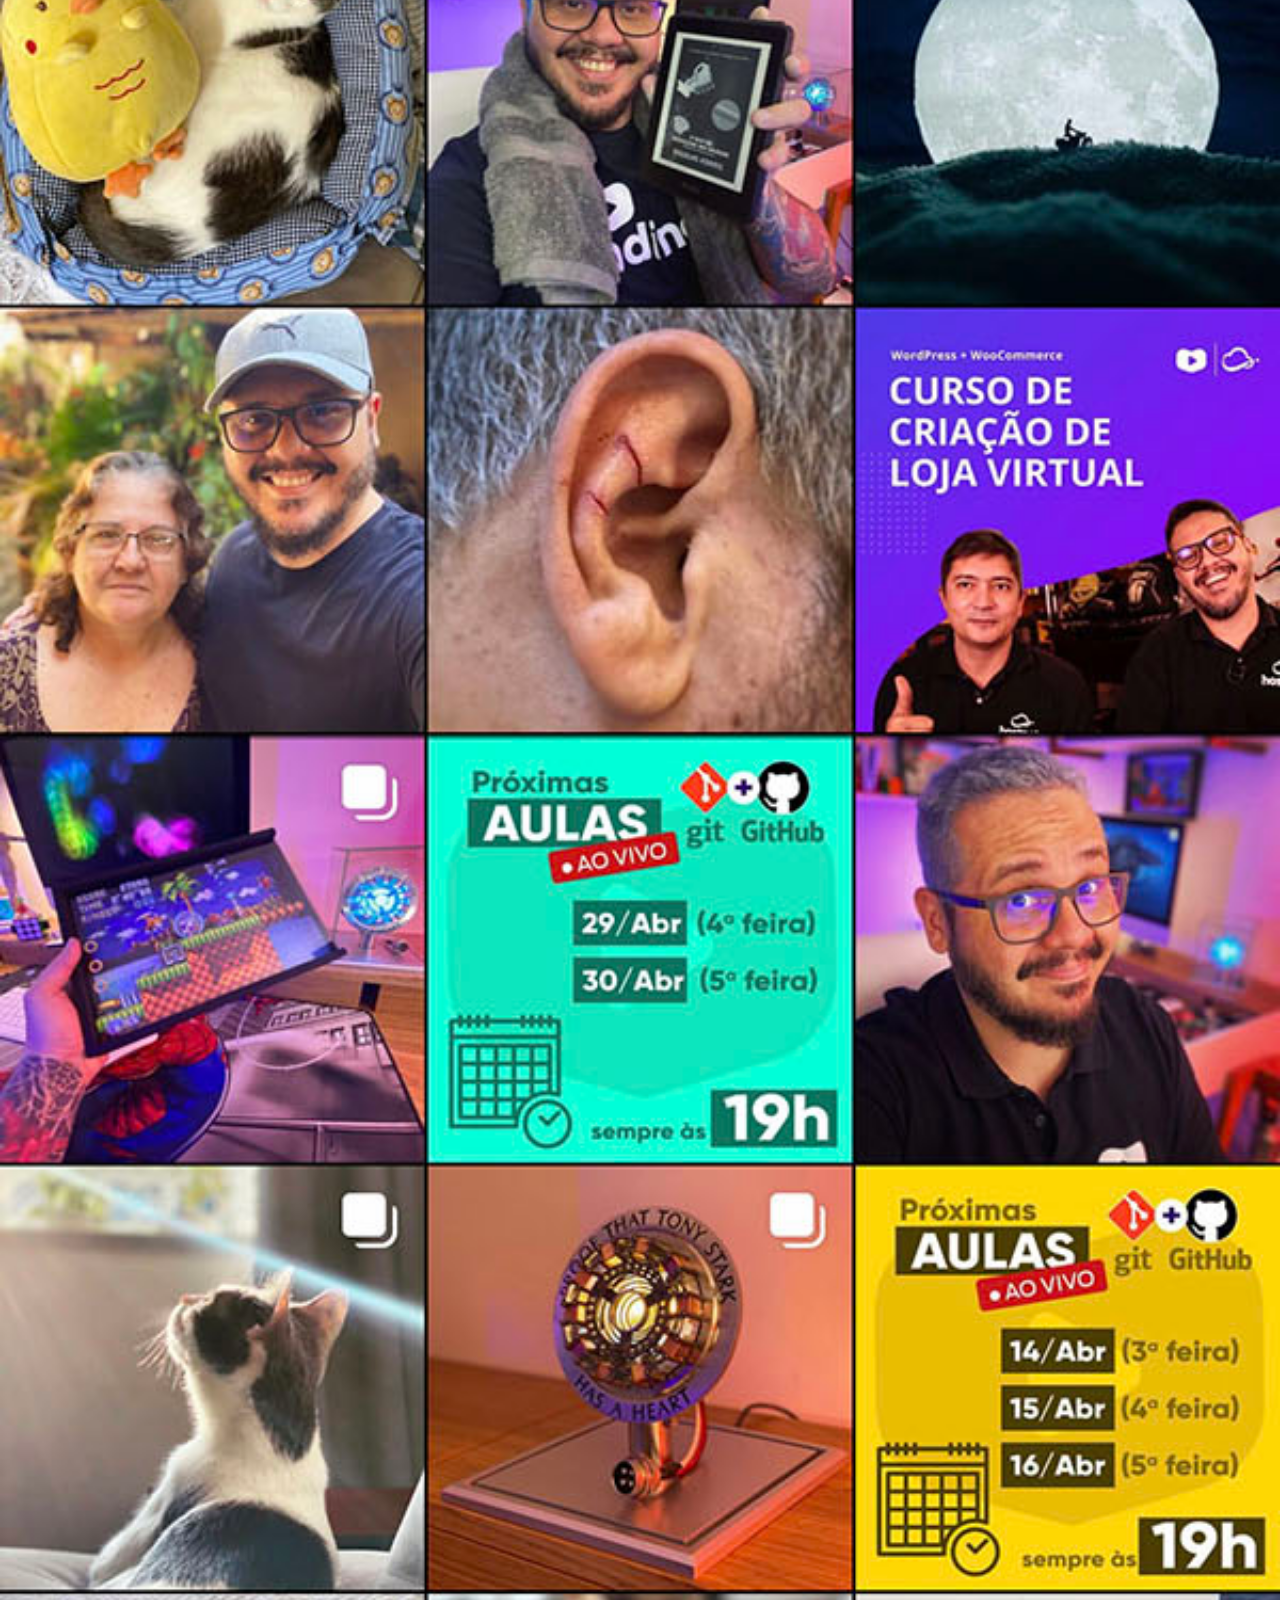
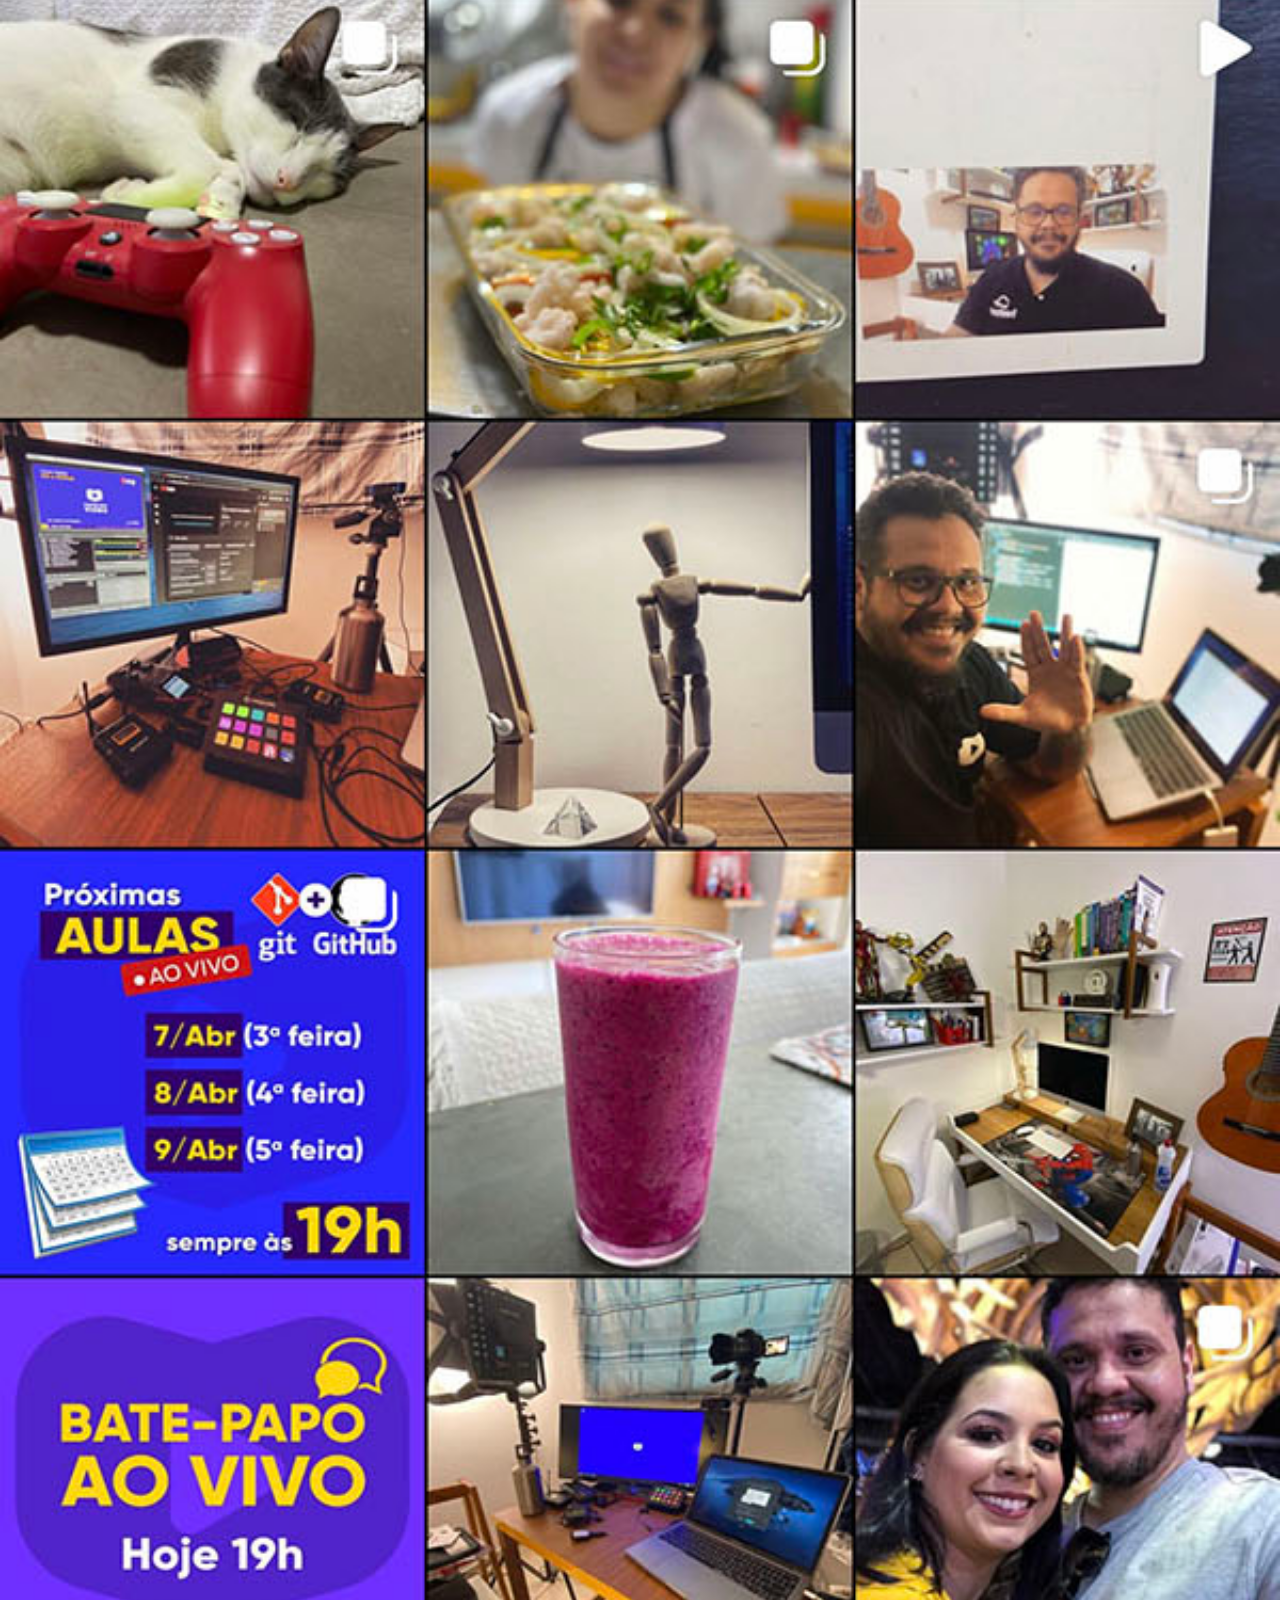
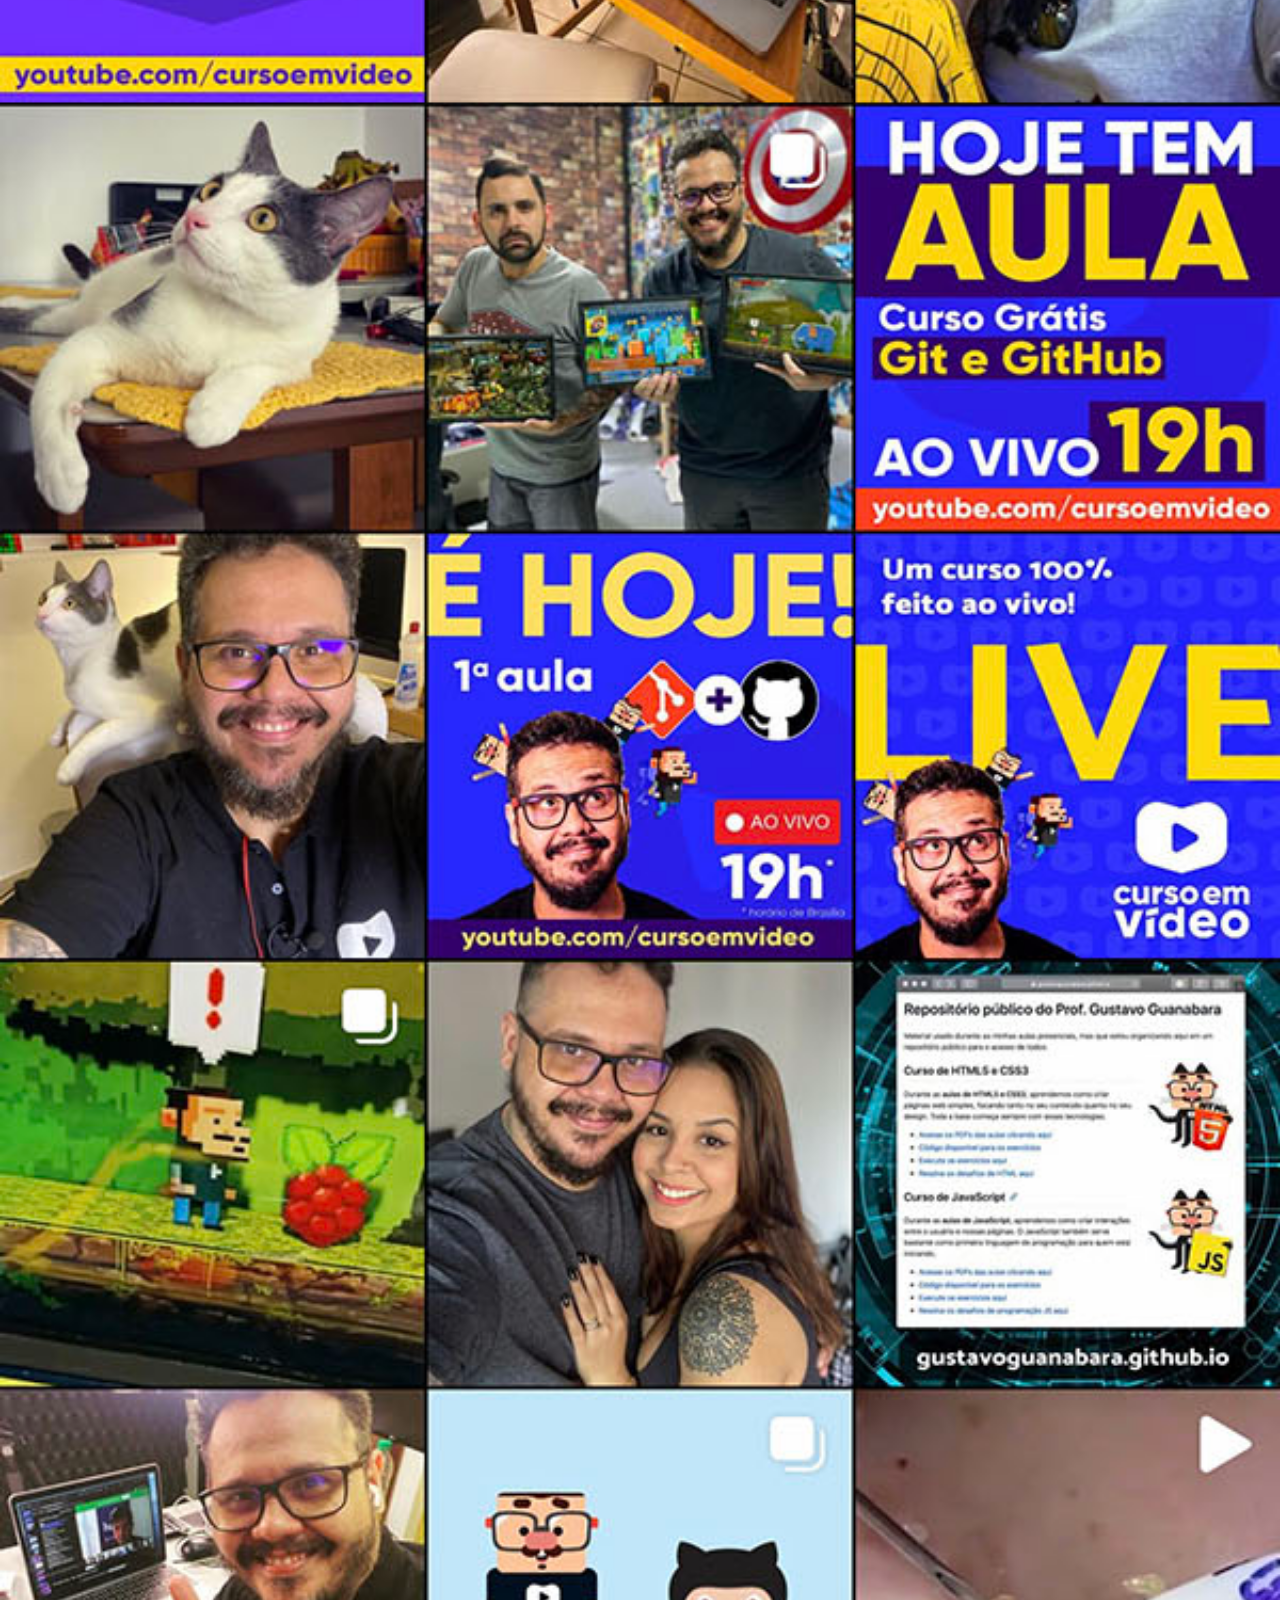
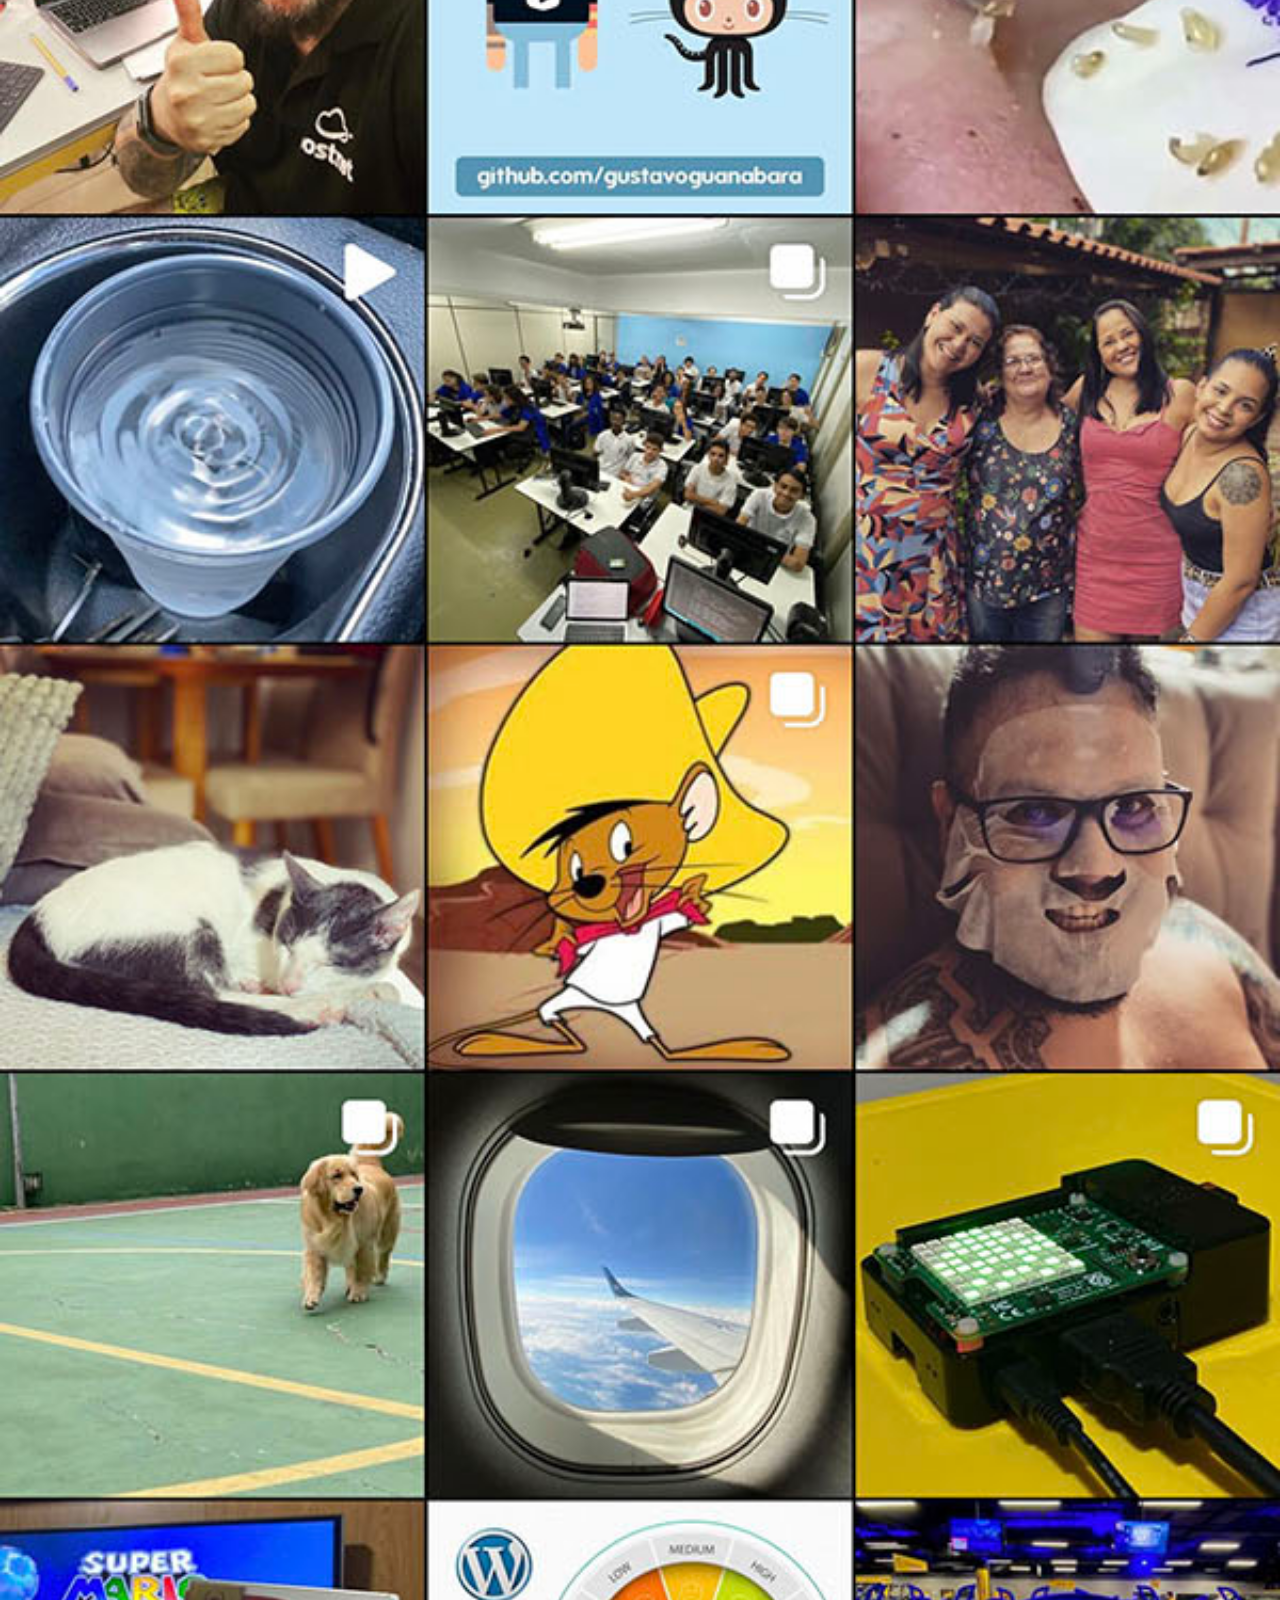
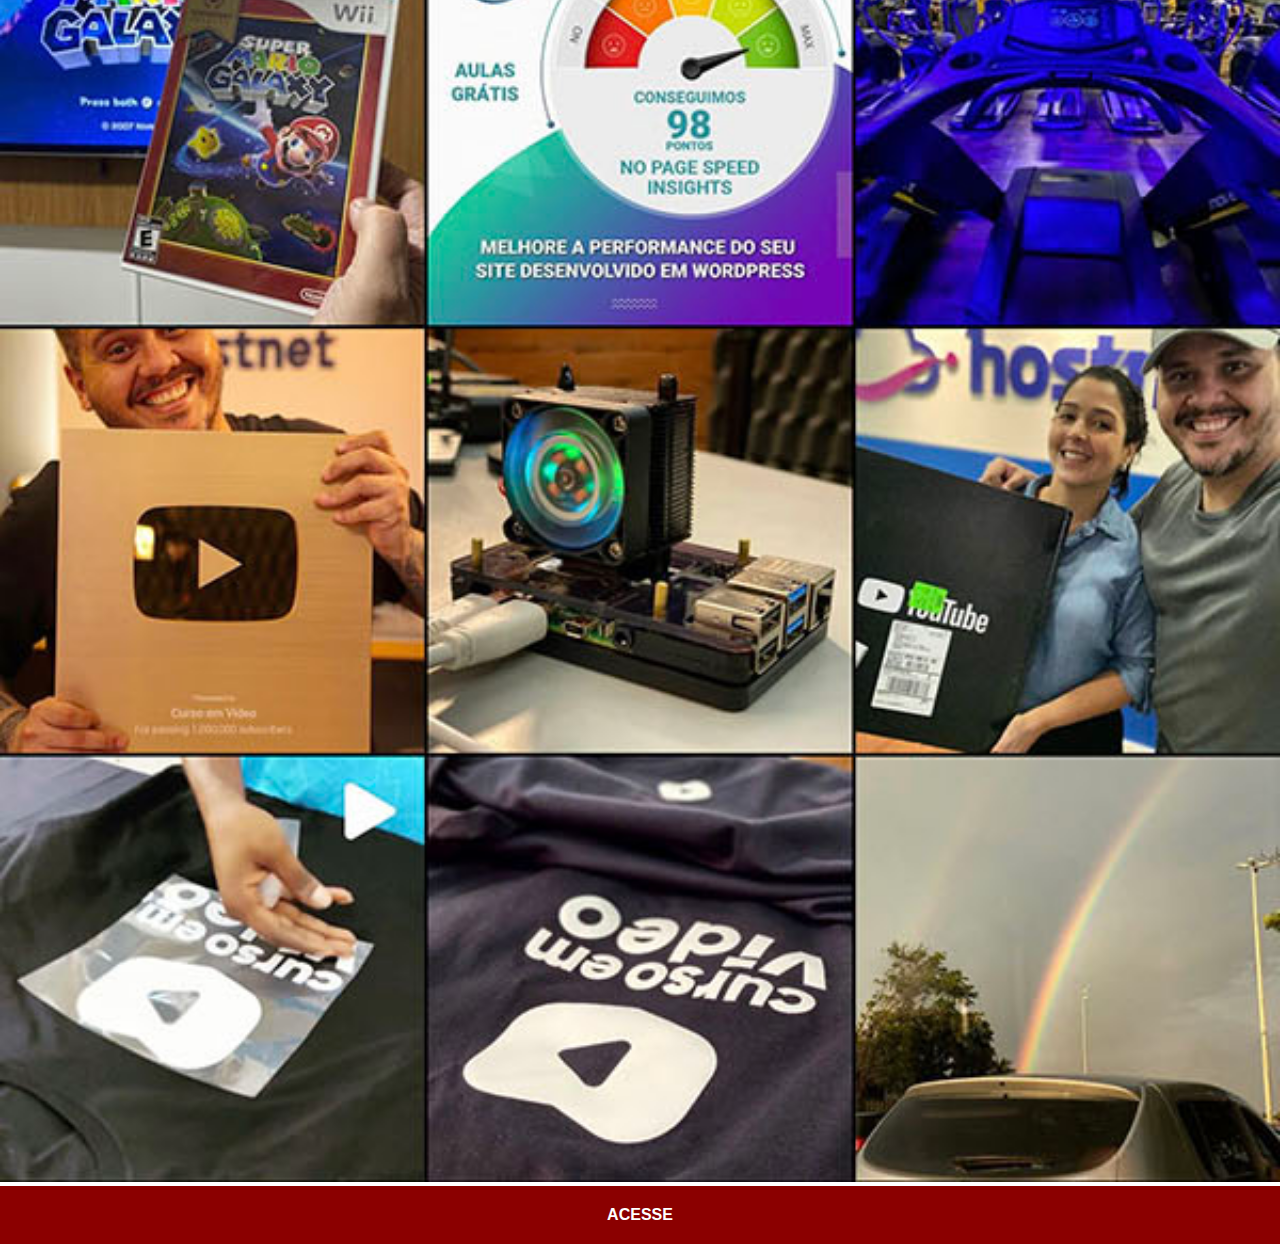
<file: instagram.html>
<!DOCTYPE html>
<html lang="pt-br">
<head>
    <meta charset="UTF-8">
    <meta http-equiv="X-UA-Compatible" content="IE=edge">
    <meta name="viewport" content="width=device-width, initial-scale=1.0">
    <title>Instagram</title>
    <link rel="stylesheet" href="estilos/social.css">
</head>
<body>
    <img src="imagens/tela-instagram.jpg" alt="Instagram">
    <a href="https://www.instagram.com/liviagomes30/?hl=pt-br" target="_blank">ACESSE</a>
</body>
</html>
</file>
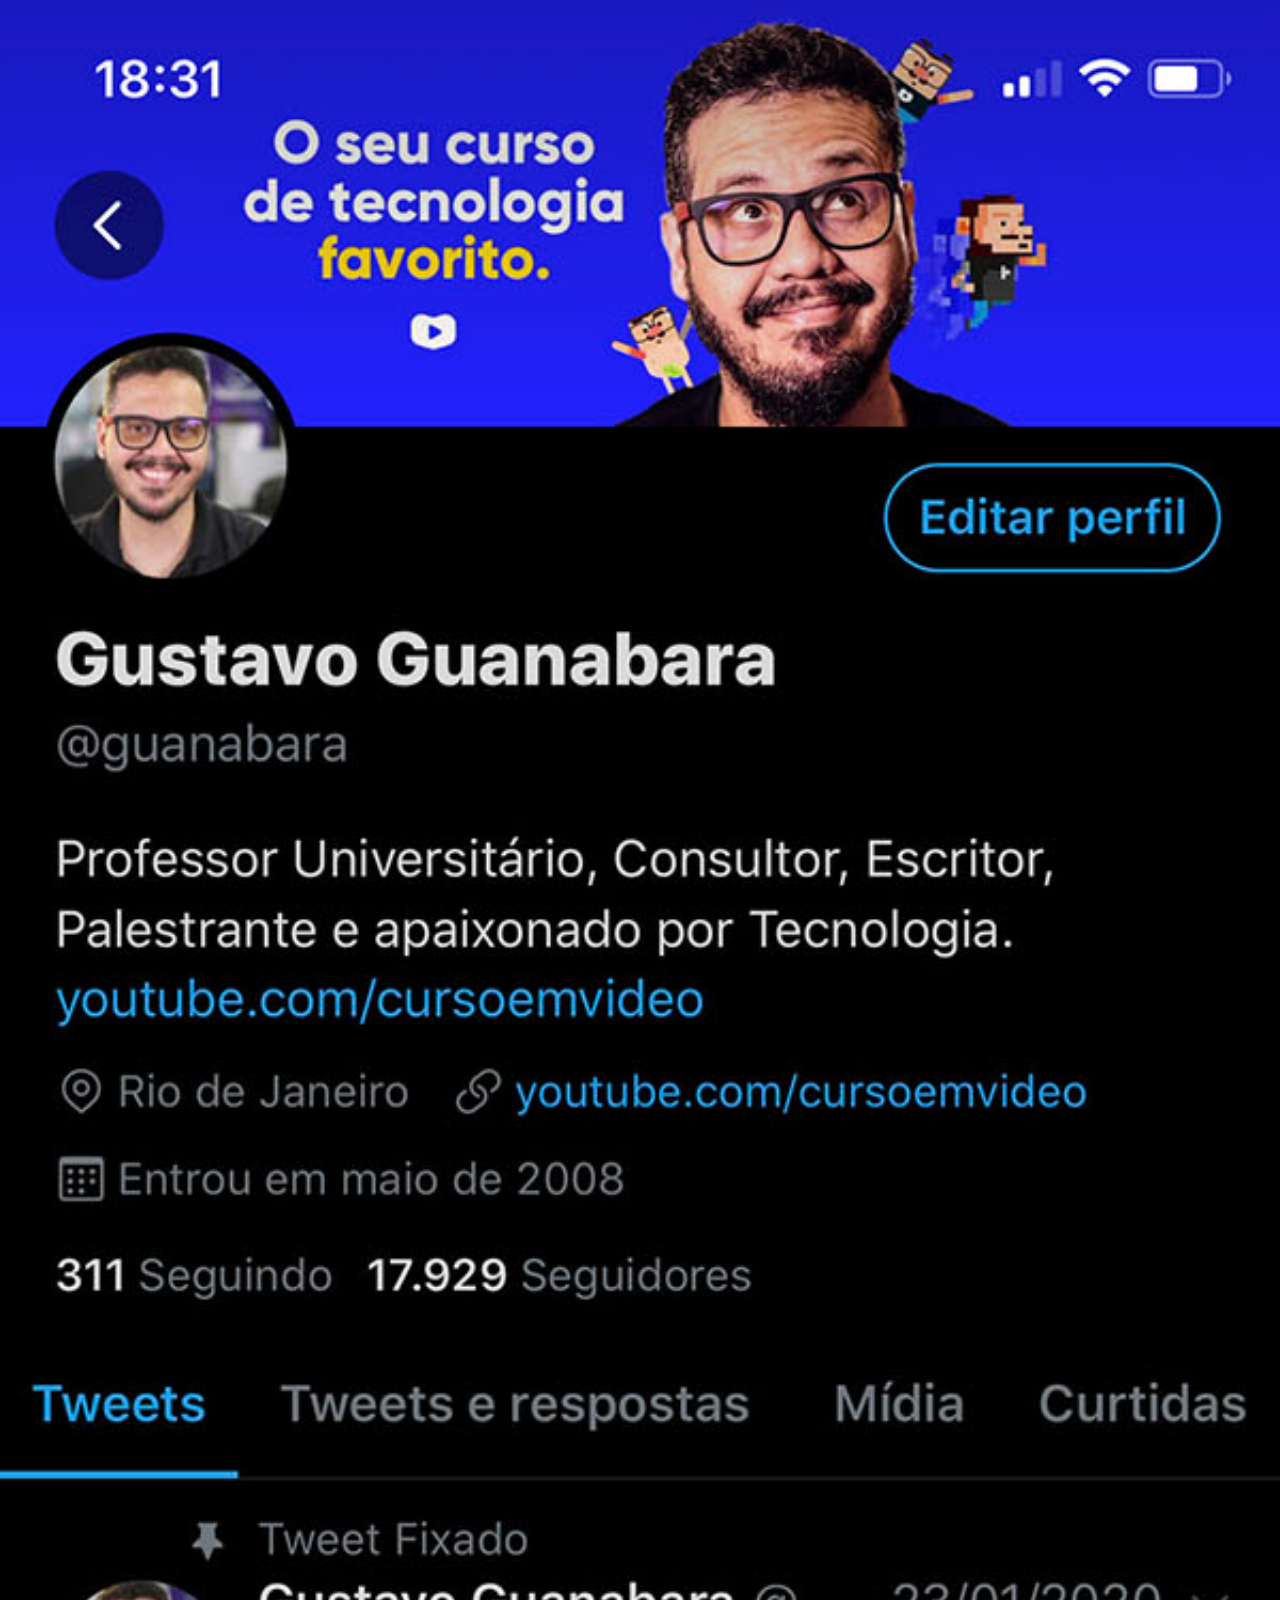
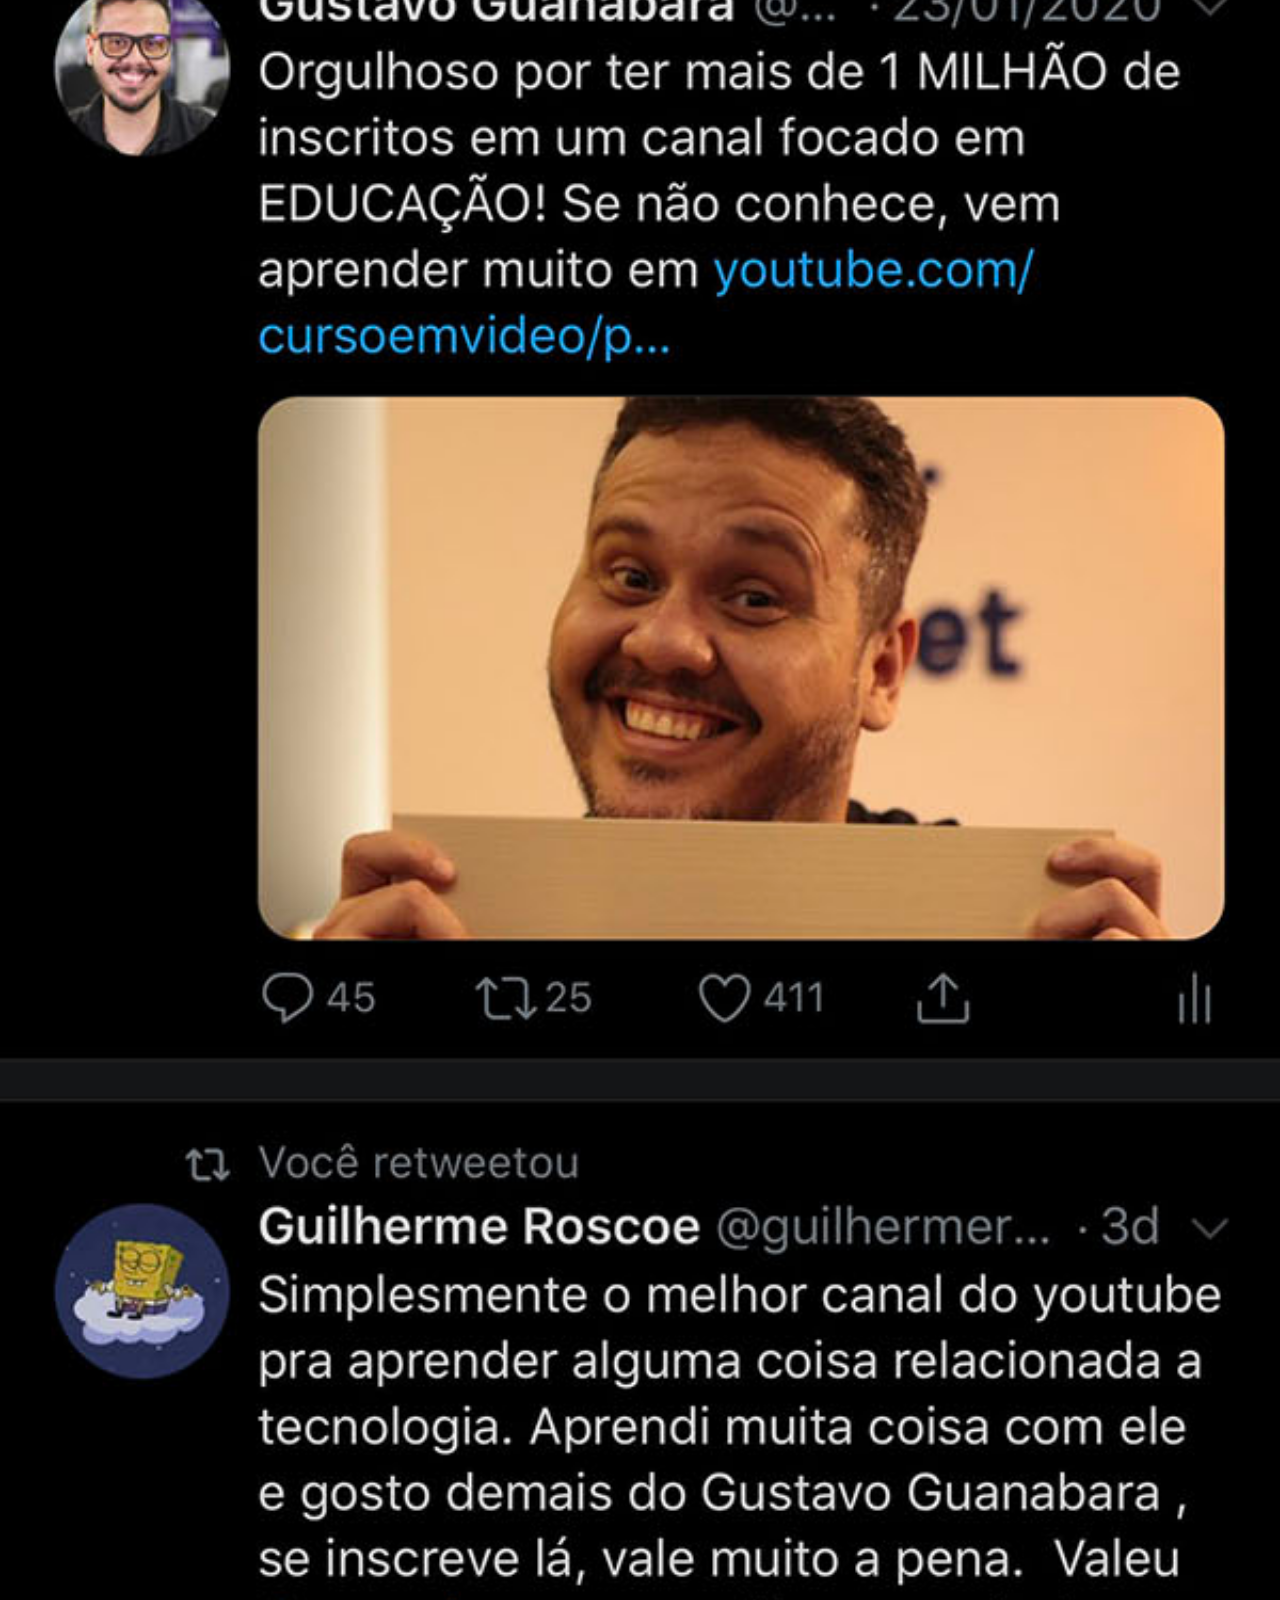
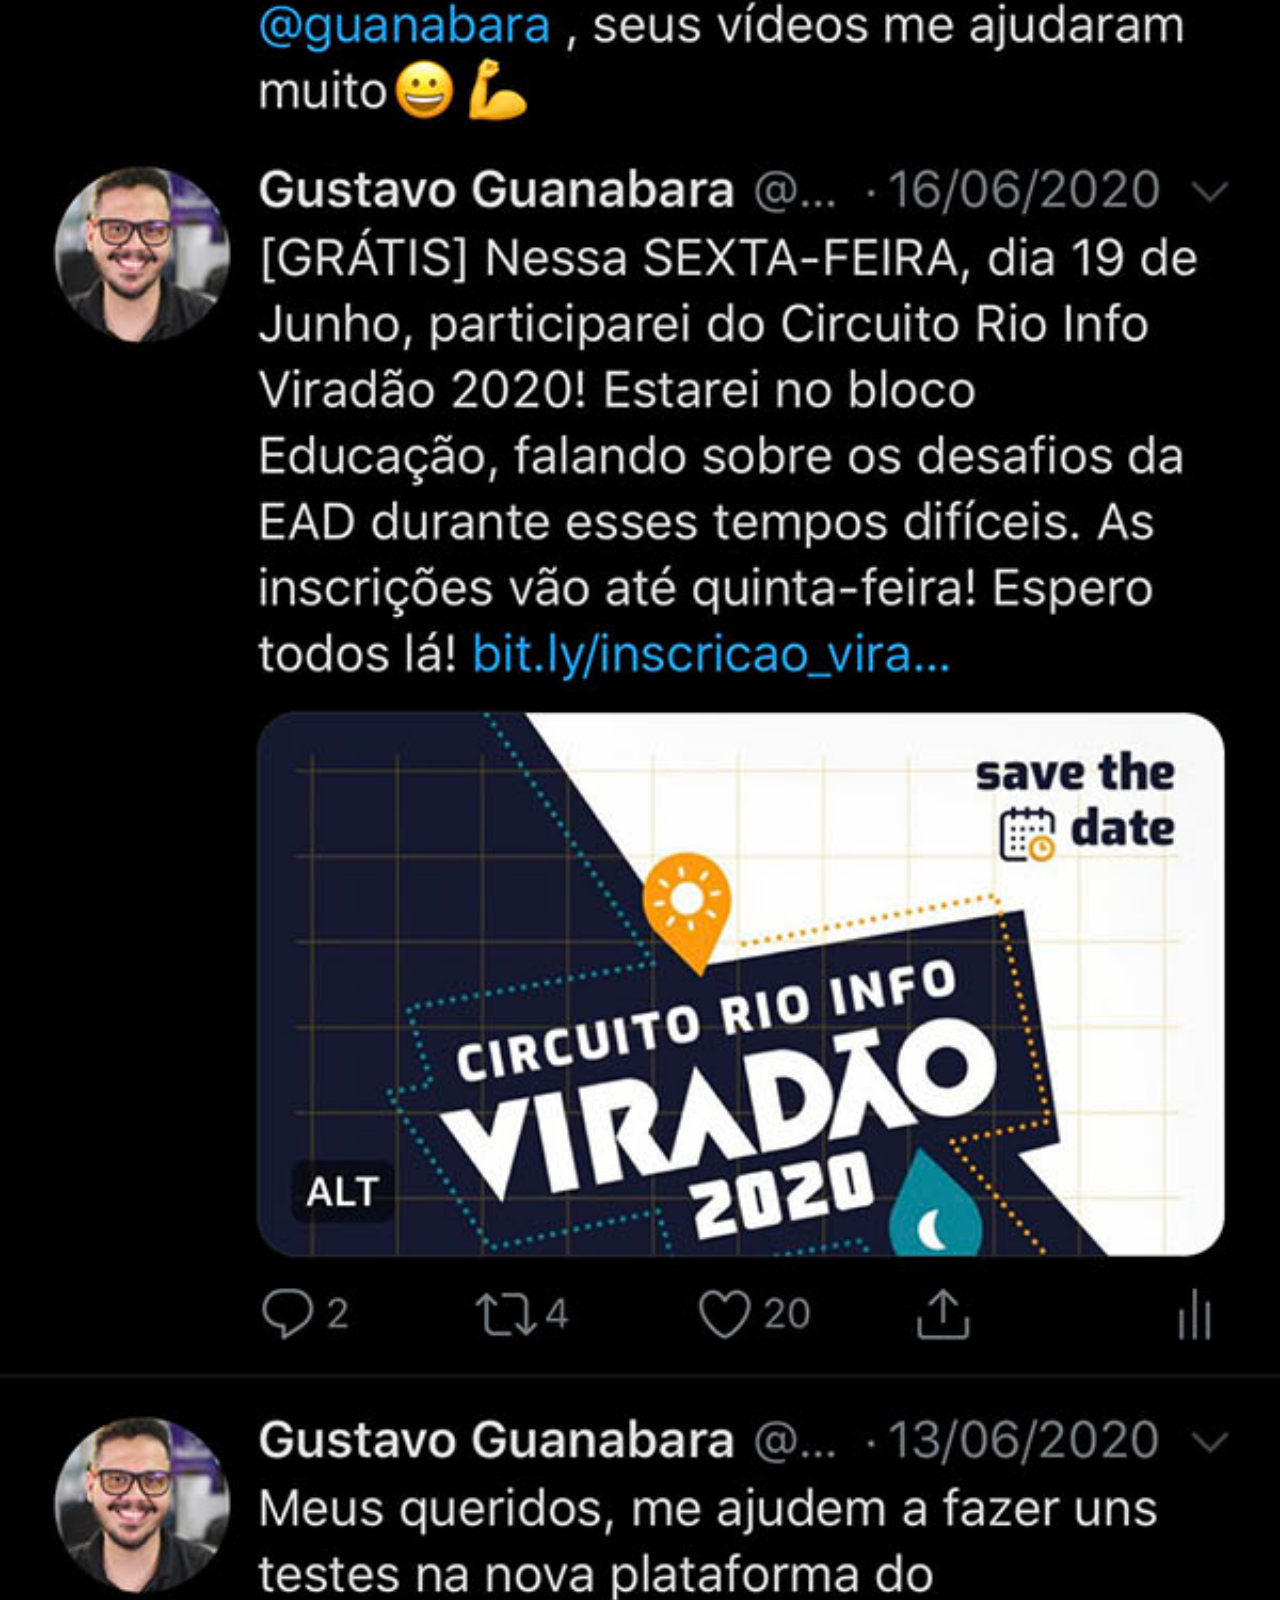
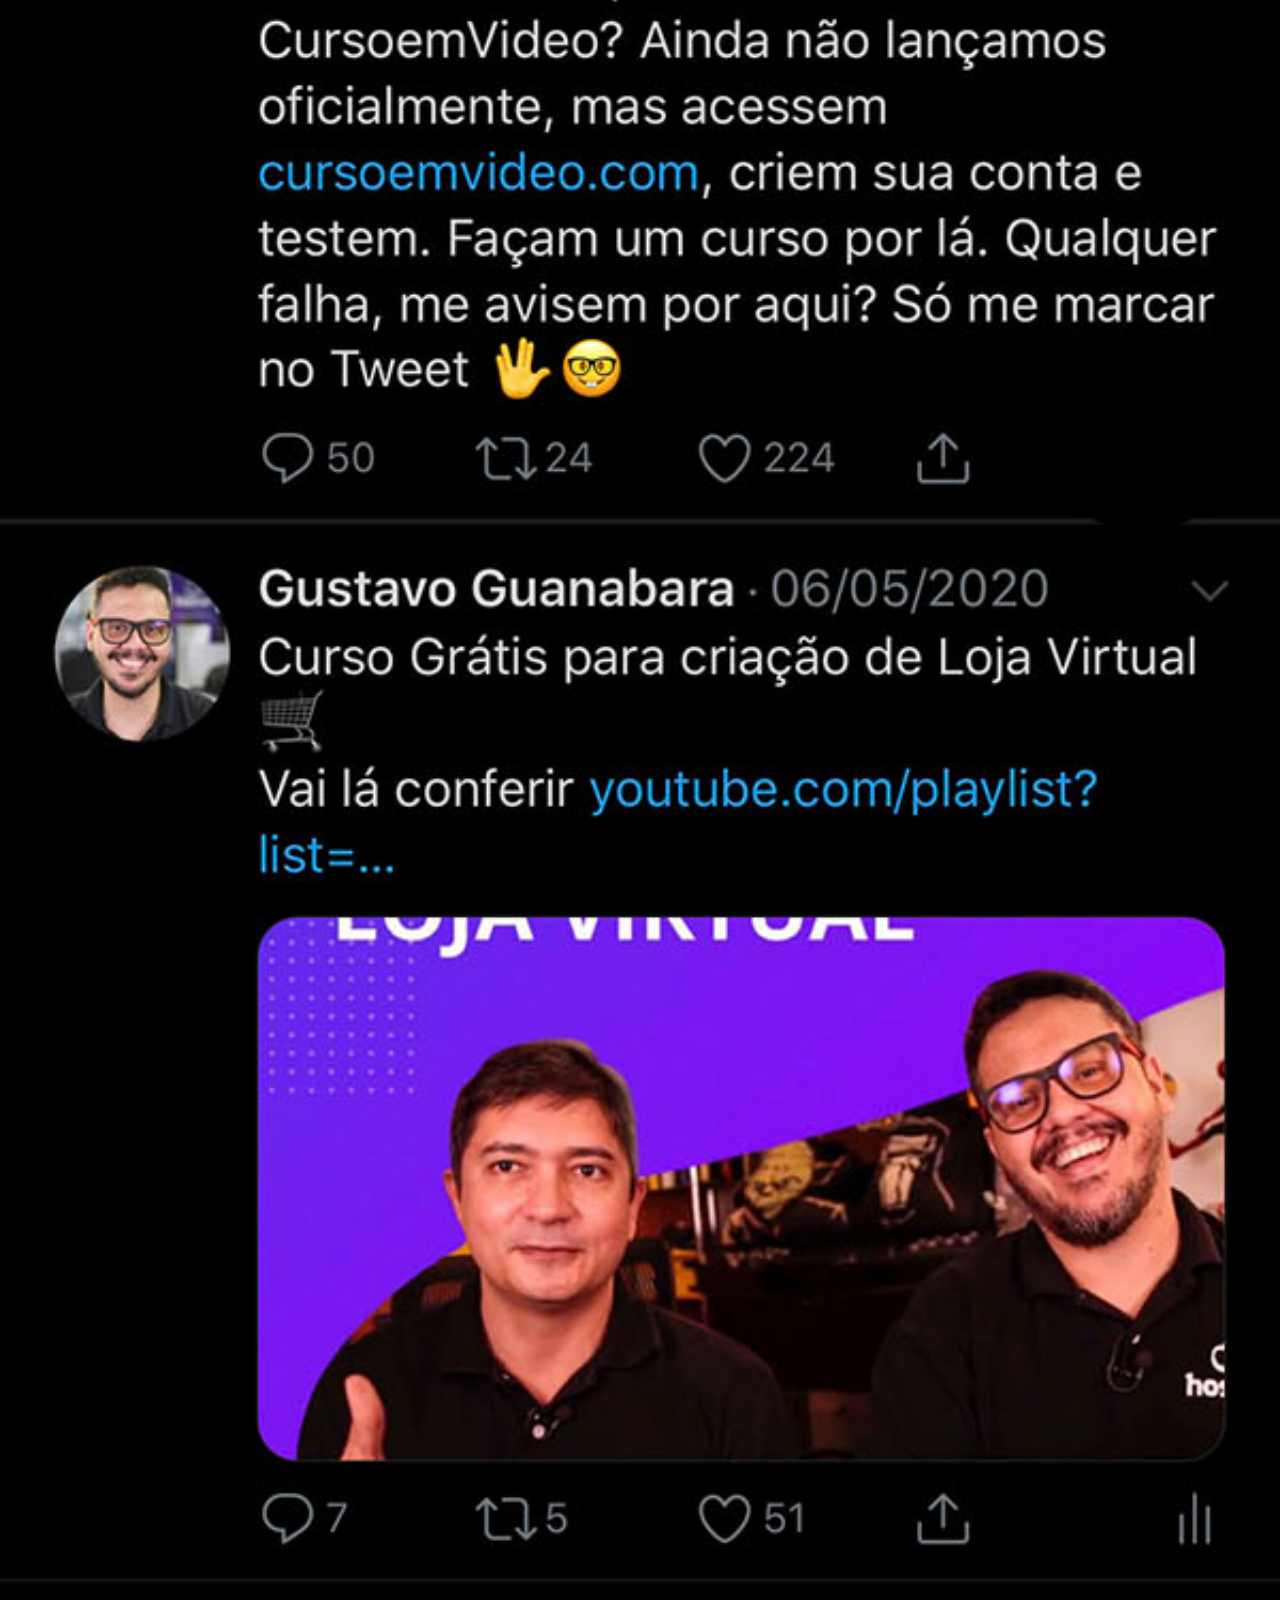
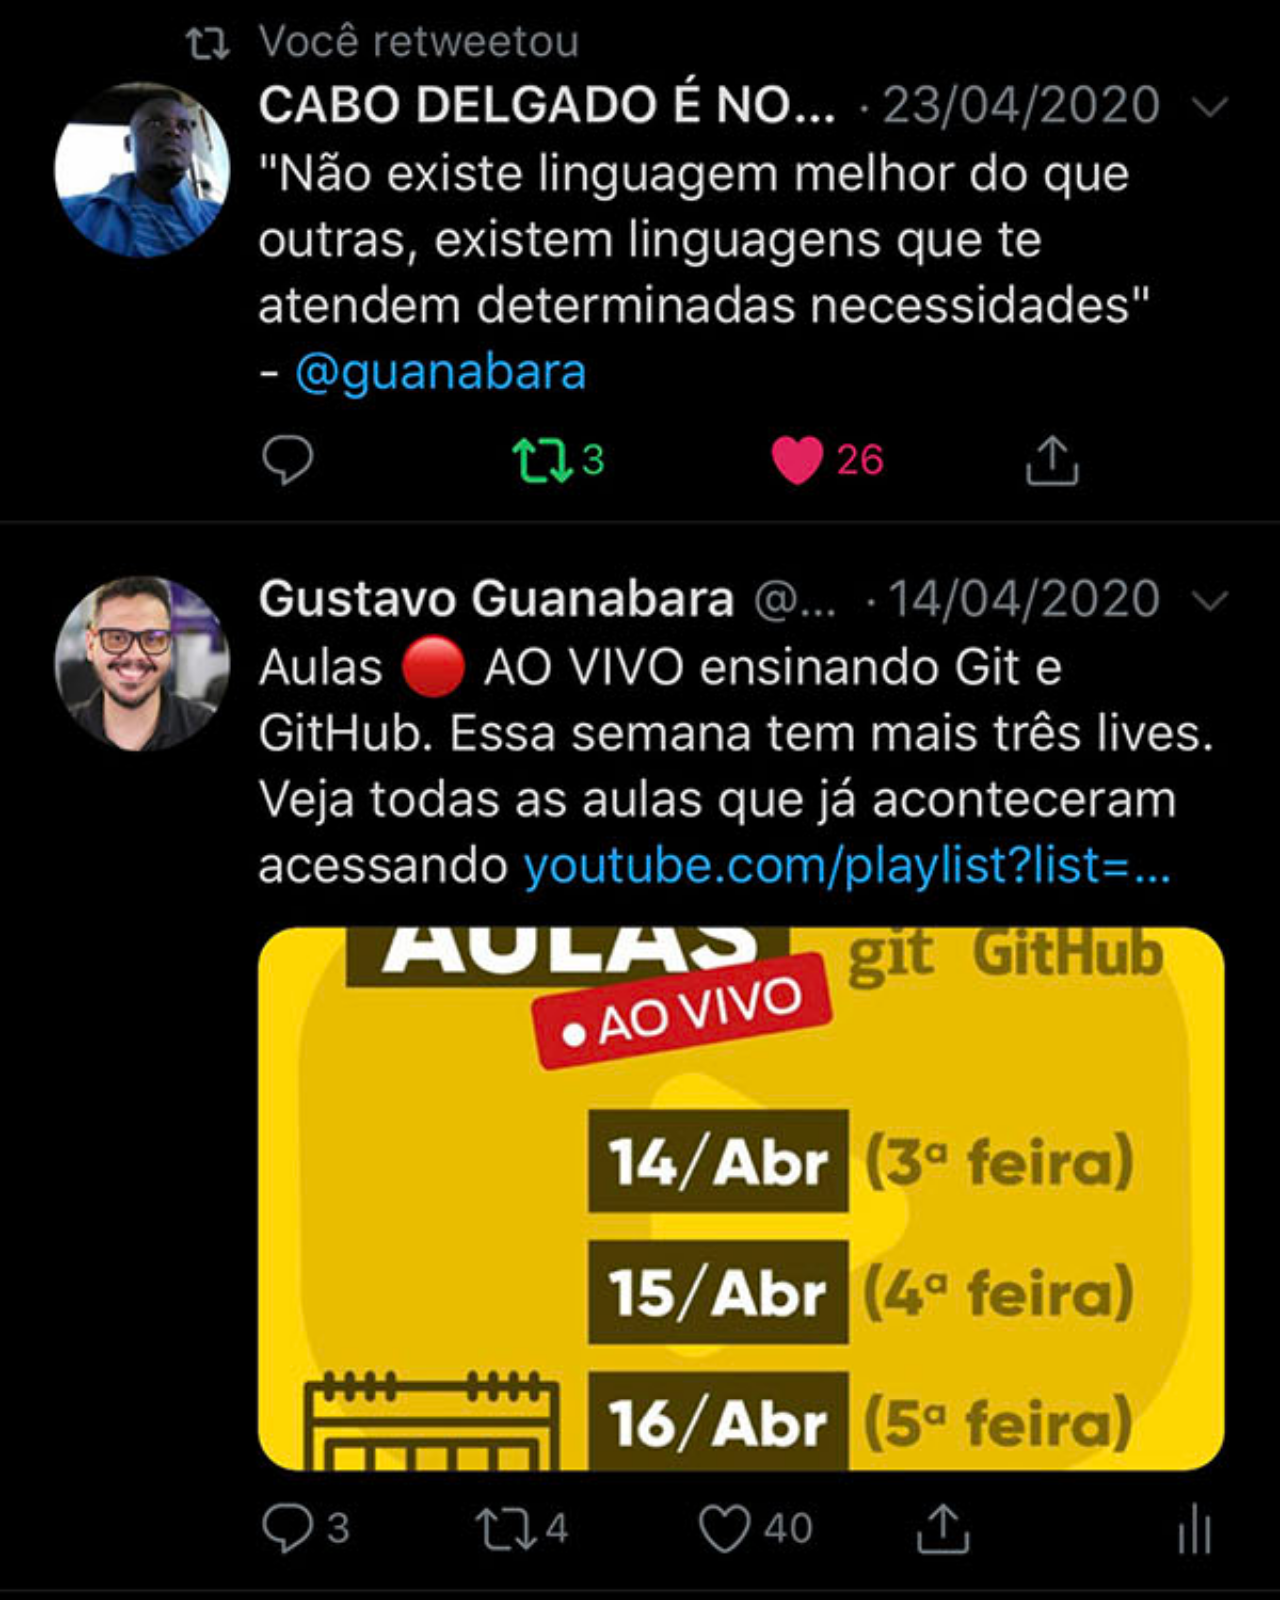
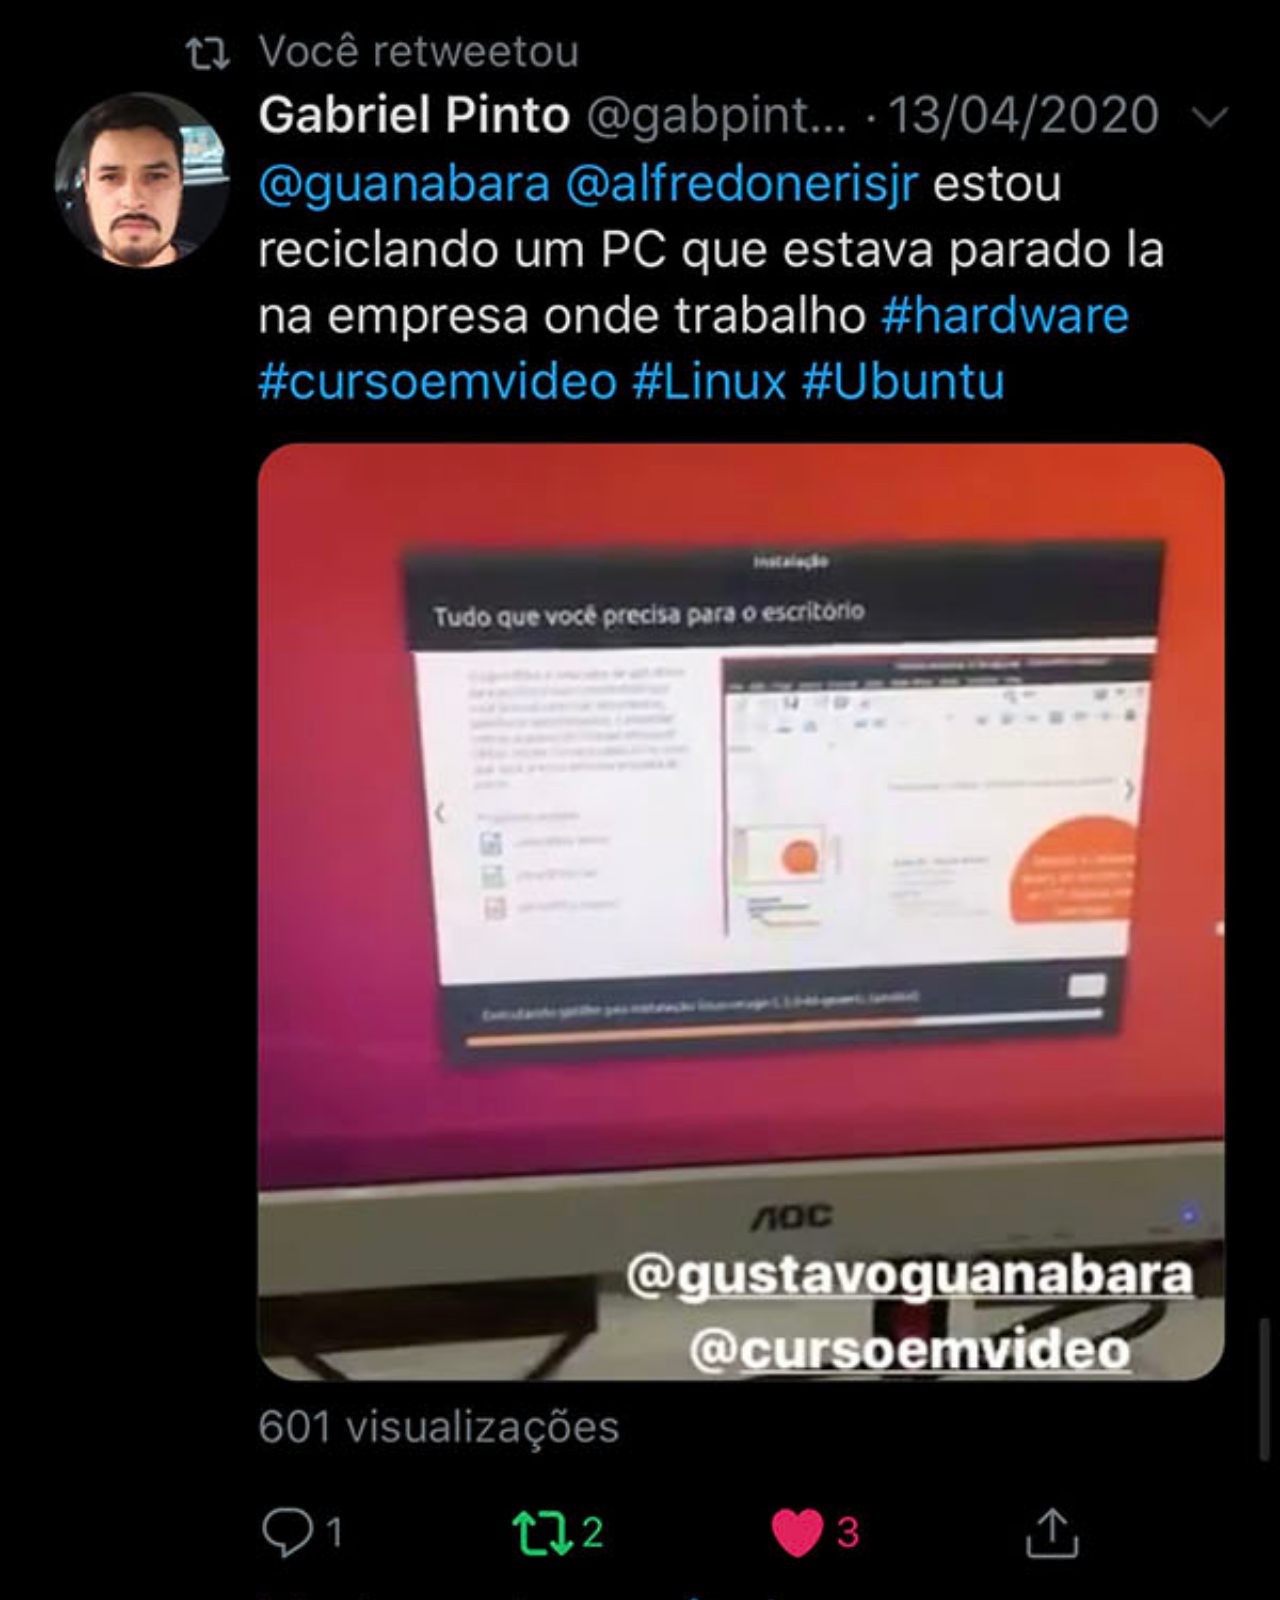
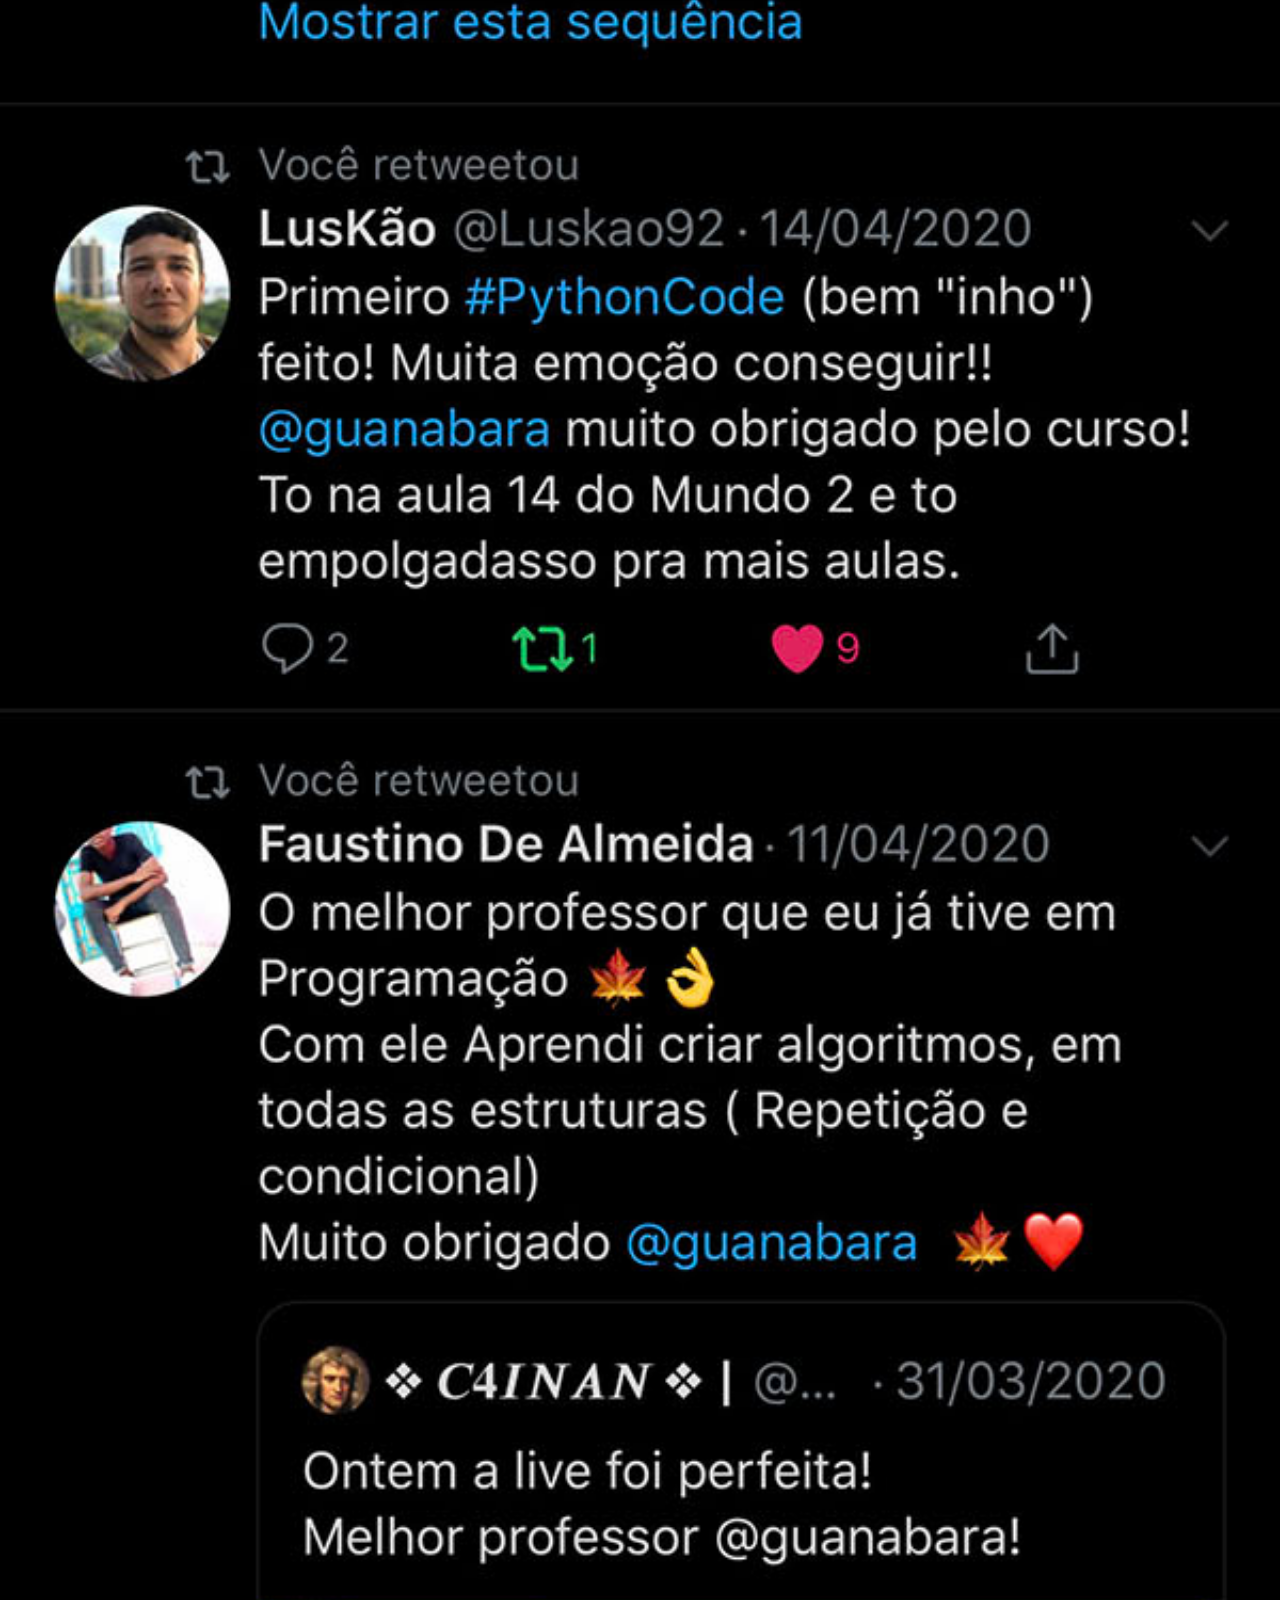
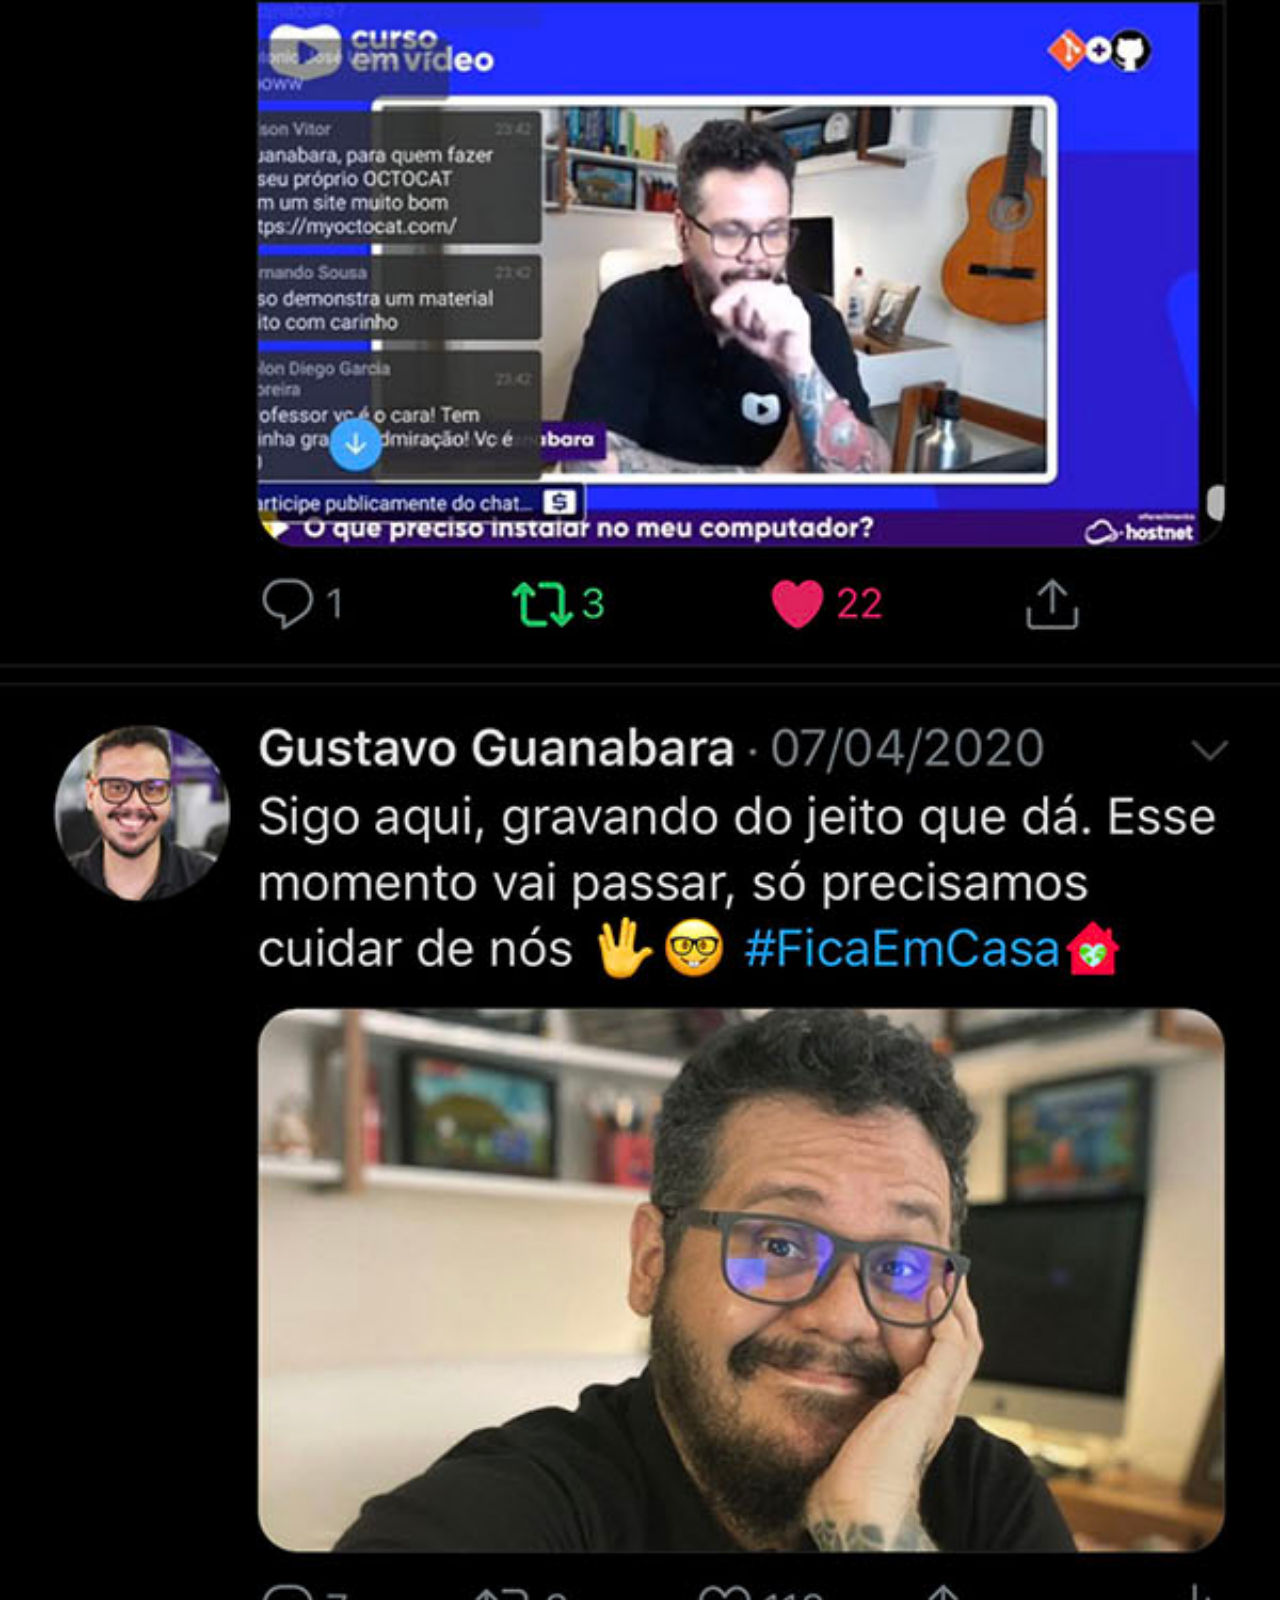
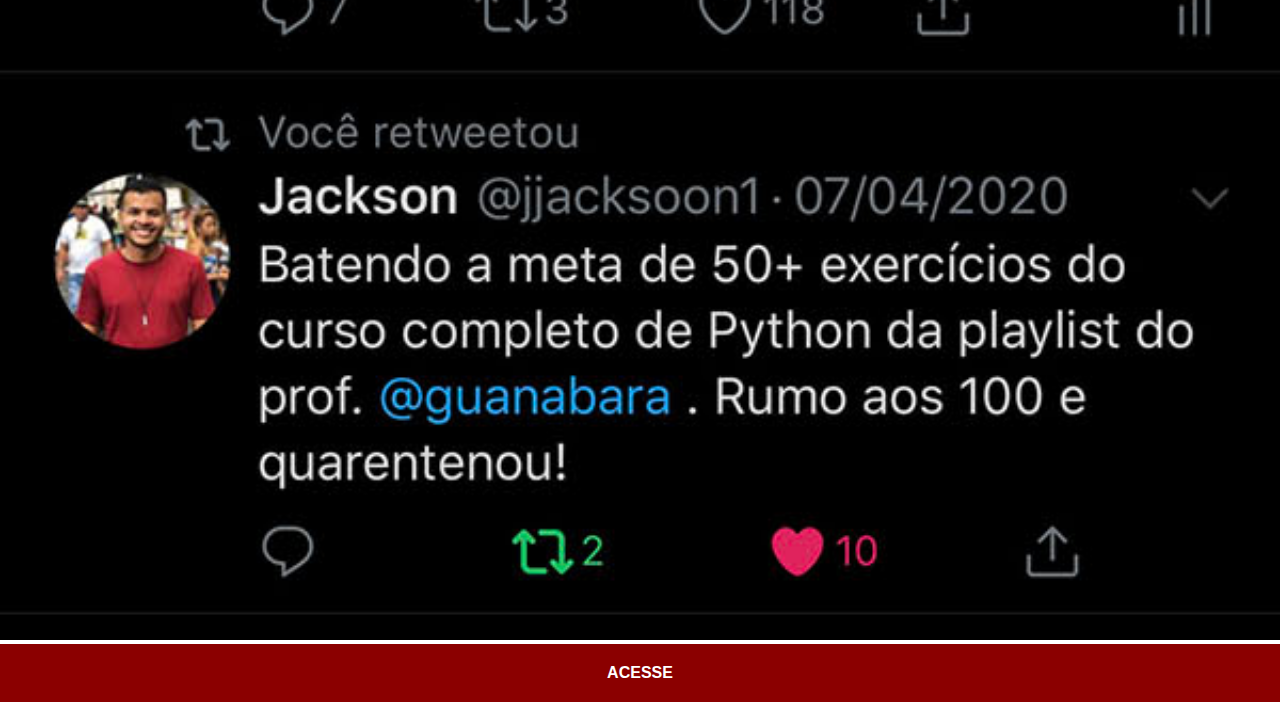
<file: twitter.html>
<!DOCTYPE html>
<html lang="pt-br">
<head>
    <meta charset="UTF-8">
    <meta http-equiv="X-UA-Compatible" content="IE=edge">
    <meta name="viewport" content="width=device-width, initial-scale=1.0">
    <title>Twitter</title>
    <link rel="stylesheet" href="estilos/social.css">
</head>
<body>
    <img src="imagens/tela-twitter.jpg" alt="Twitter">
    <a href="https://twitter.com/liviagomes30" target="_blank">ACESSE</a>
</body>
</html>
</file>
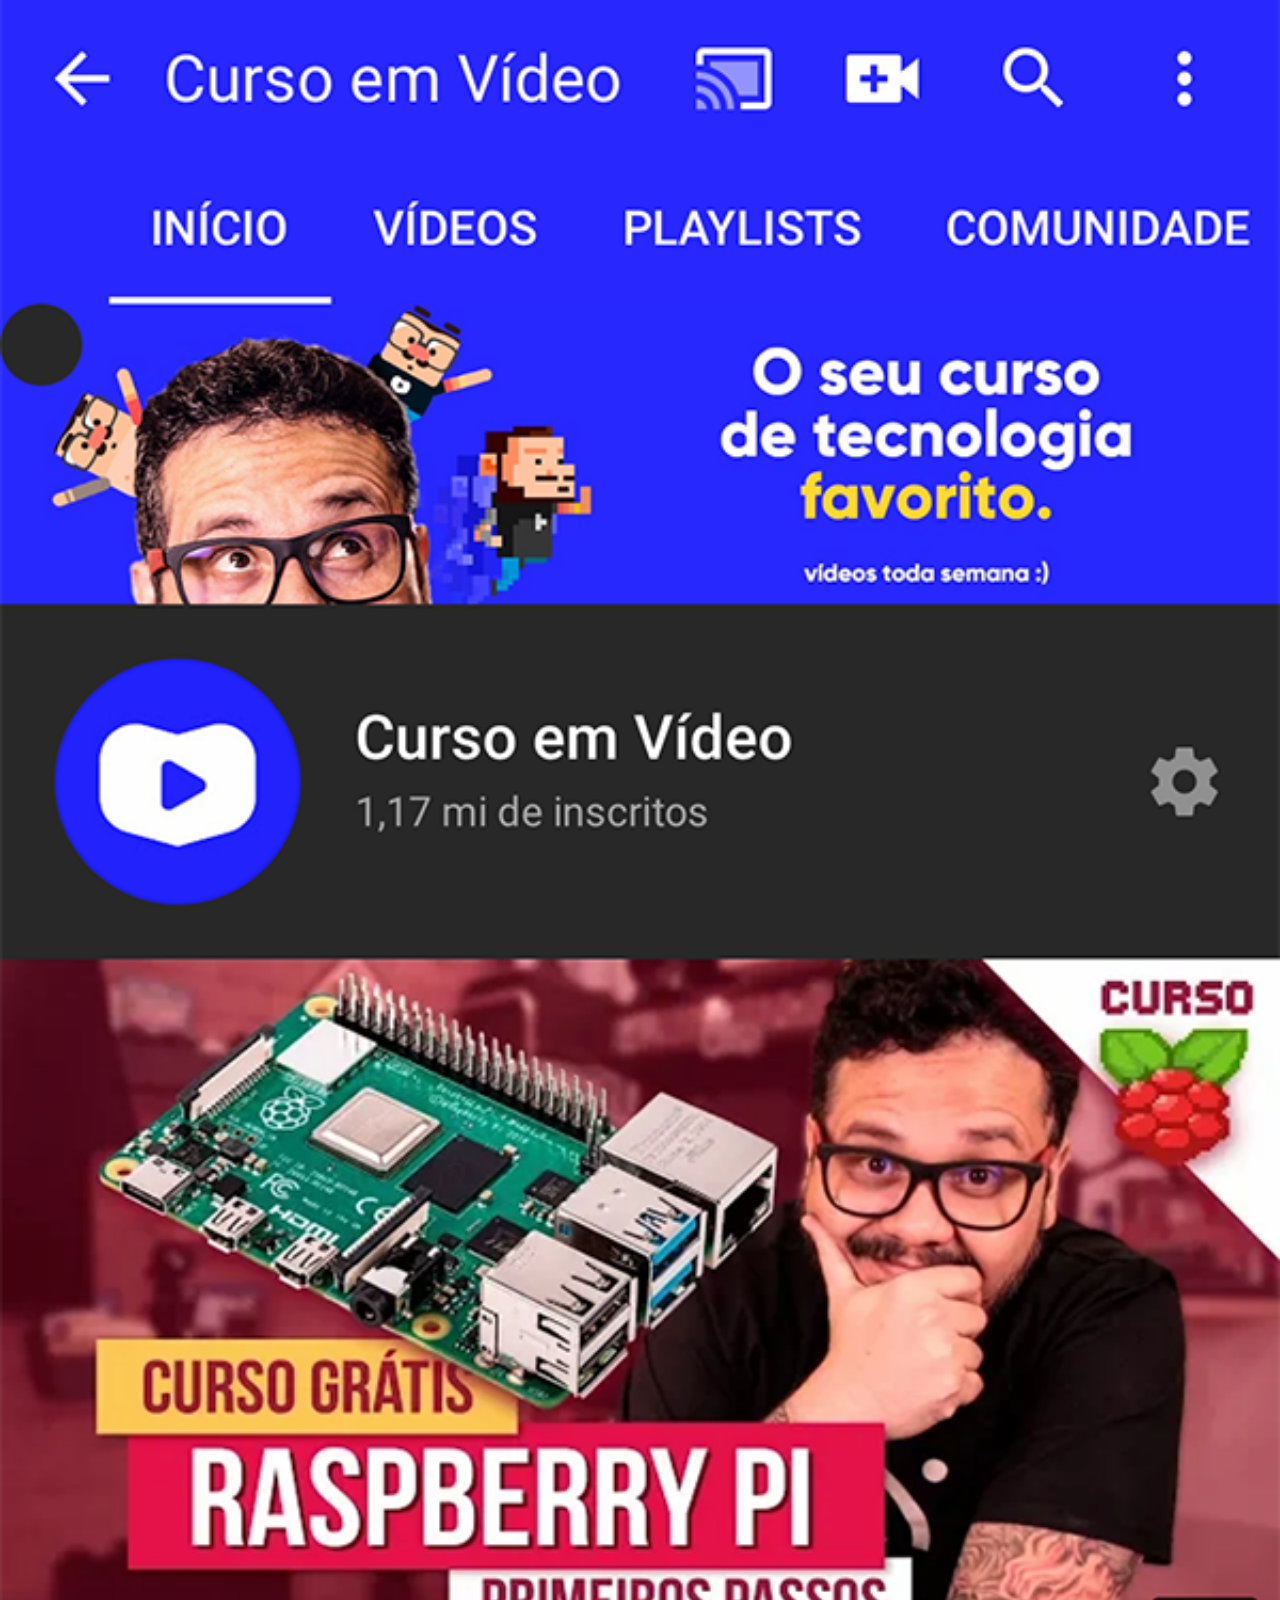
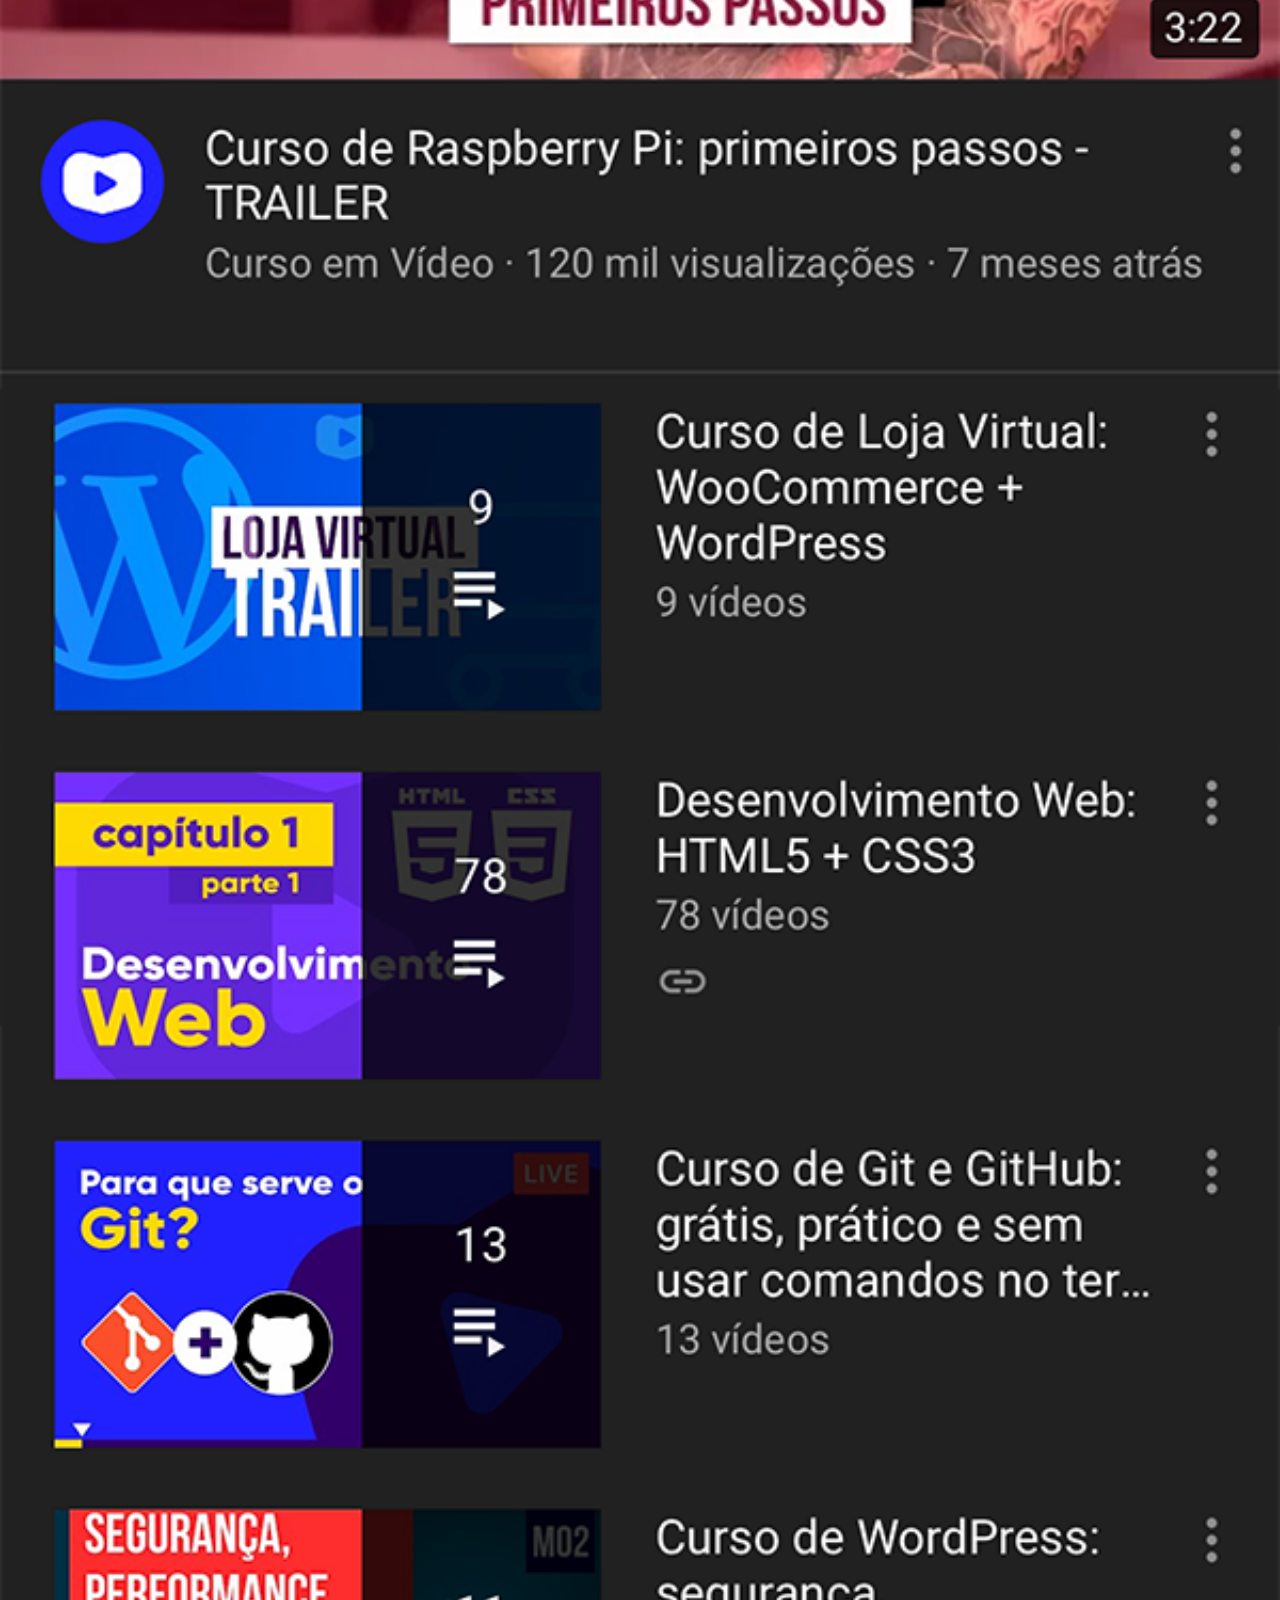
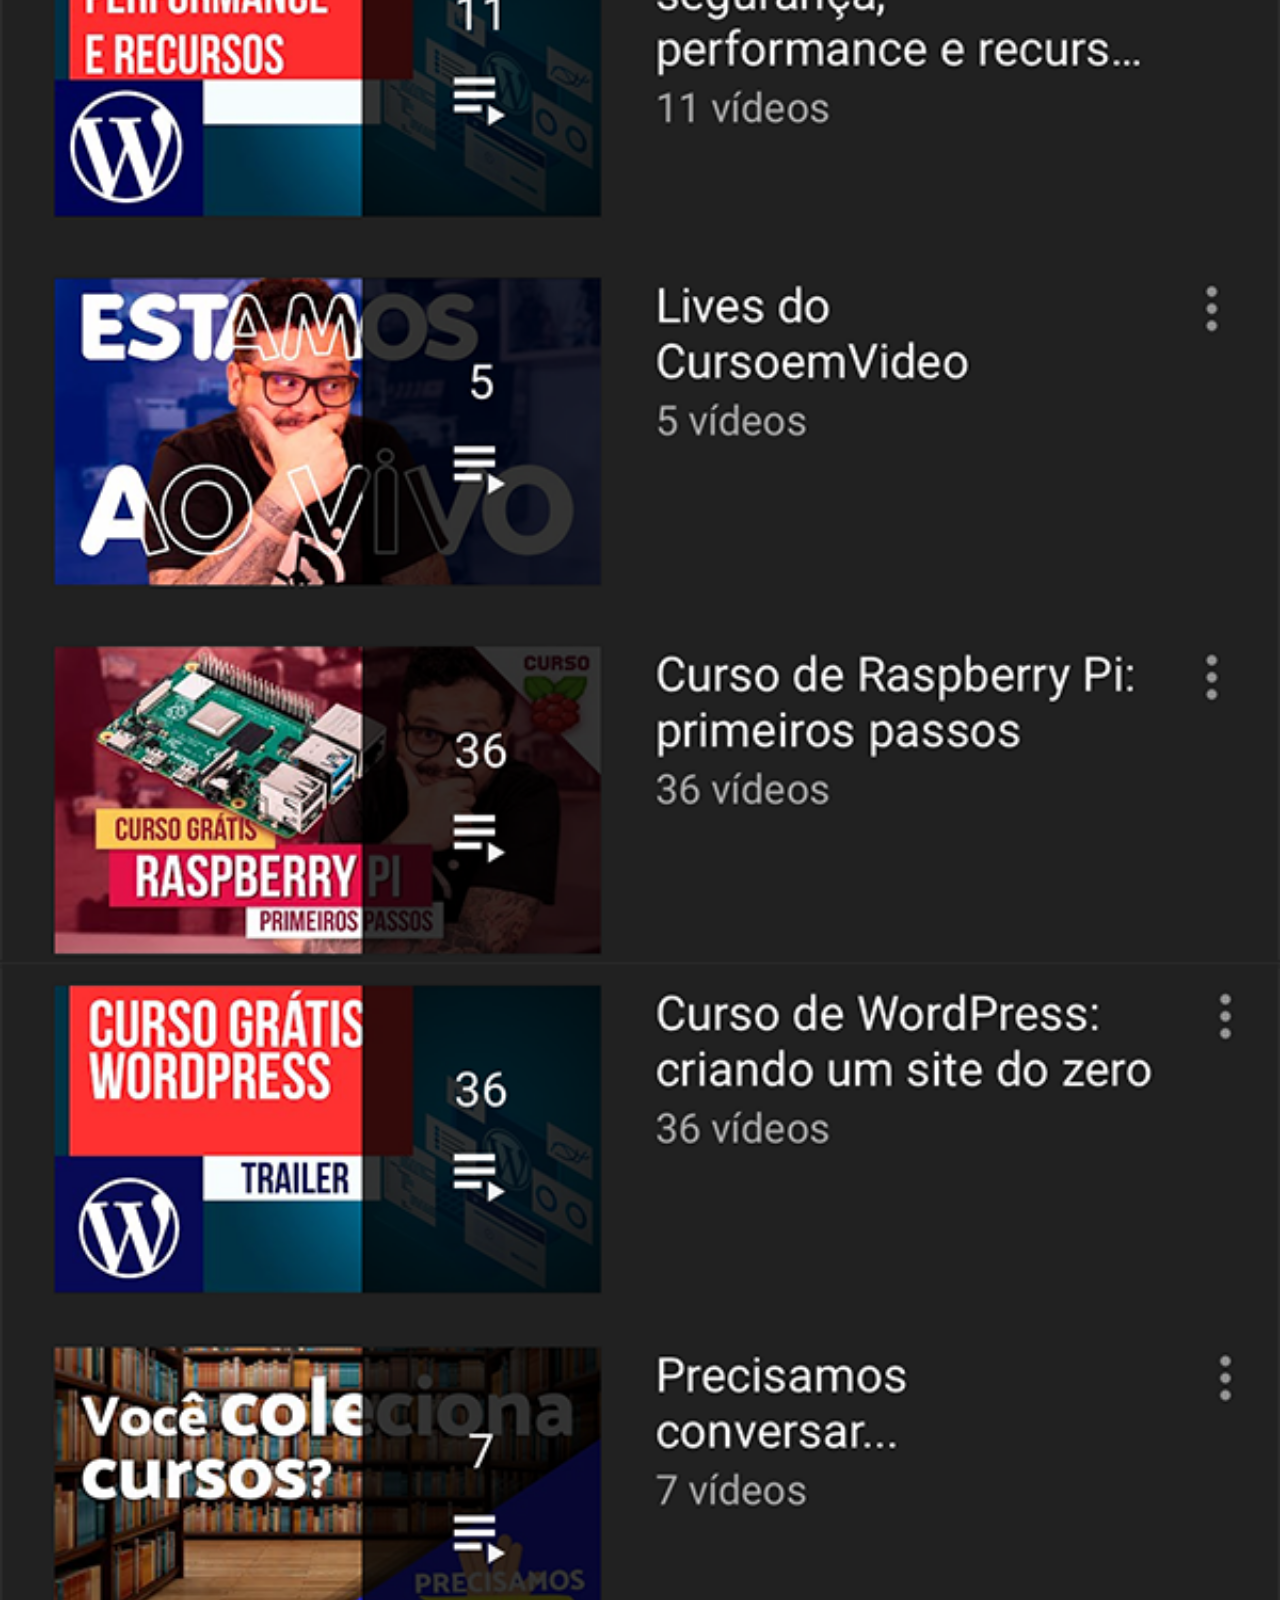
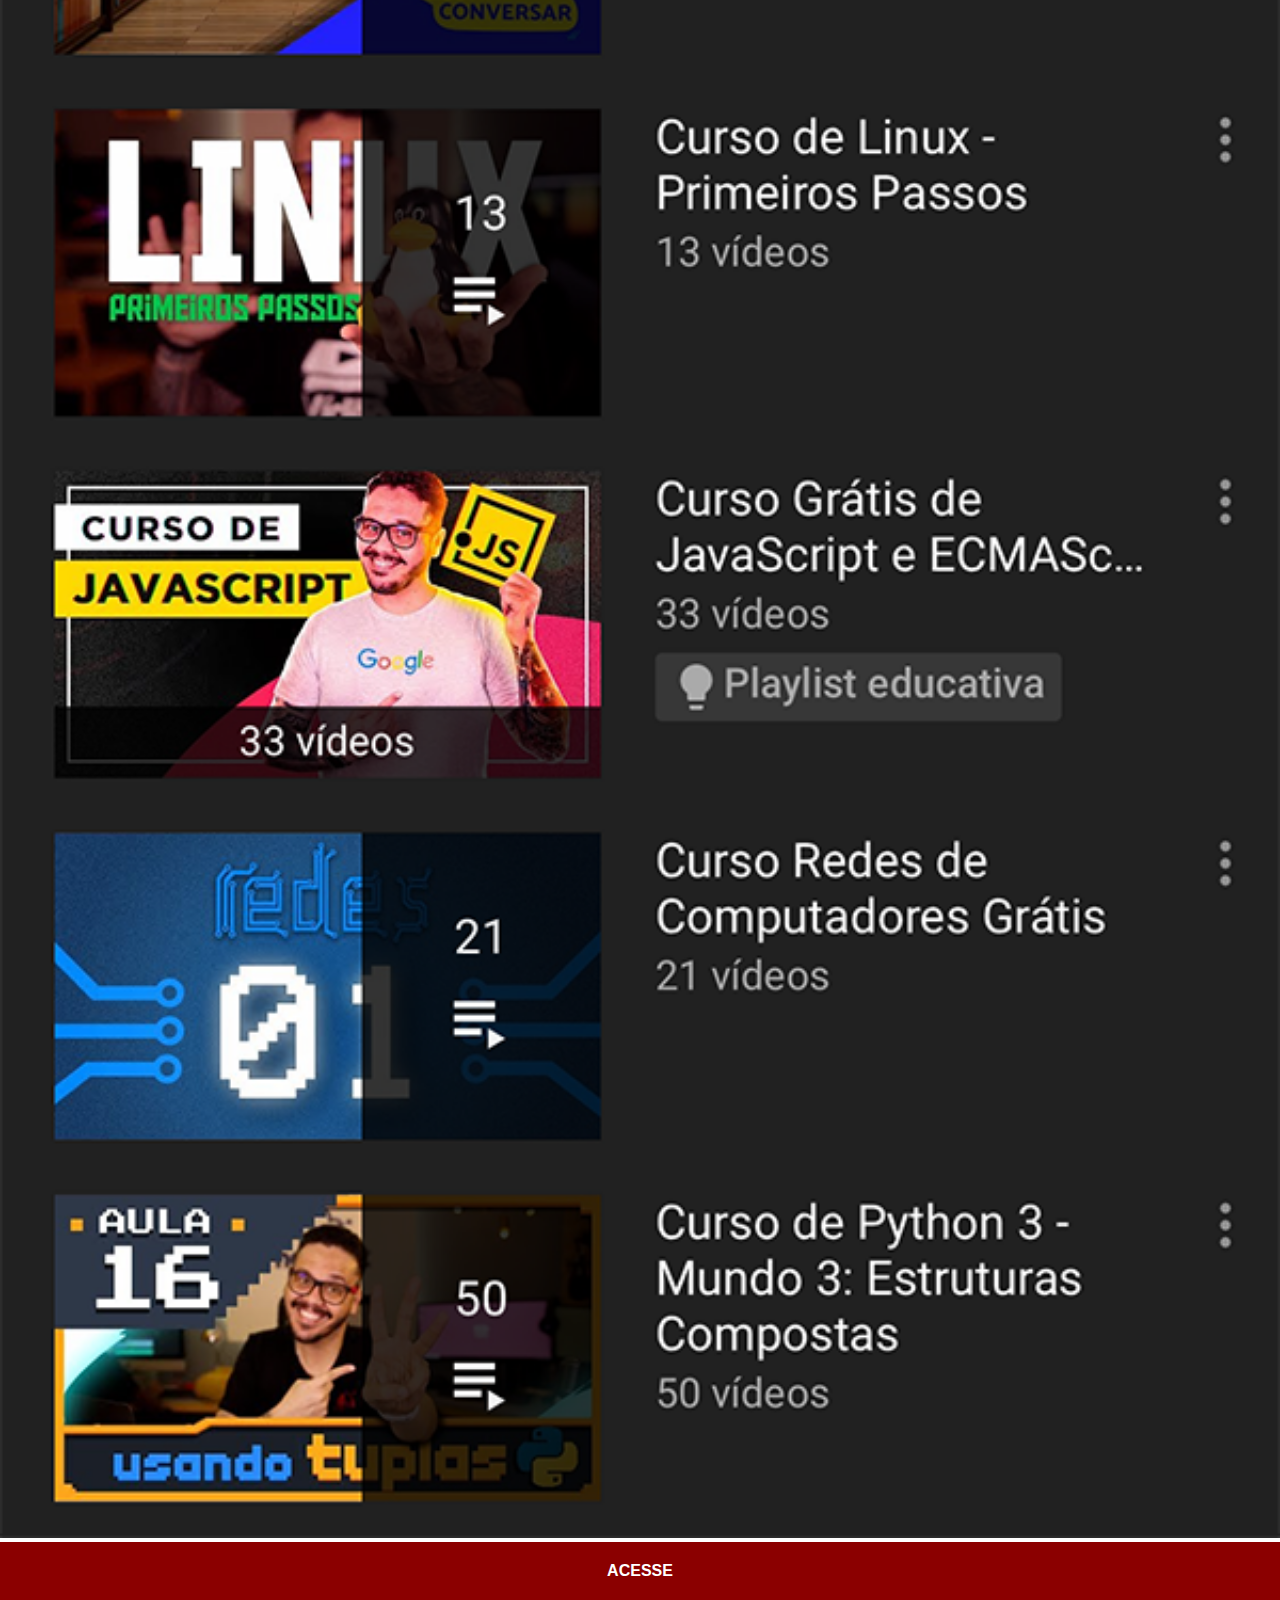
<file: youtube.html>
<!DOCTYPE html>
<html lang="pt-br">
<head>
    <meta charset="UTF-8">
    <meta http-equiv="X-UA-Compatible" content="IE=edge">
    <meta name="viewport" content="width=device-width, initial-scale=1.0">
    <title>Youtube</title>
    <link rel="stylesheet" href="estilos/social.css">
</head>
<body>
    <img src="imagens/tela-youtube.png" alt="Youtube">
    <a href="https://www.youtube.com/c/CursoemVídeo/playlists" target="_blank">ACESSE</a>
</body>
</html>
</file>
<file: estilos/style.css>
@charset "UTF-8";

* {
    margin: 0px;
    padding: 0px;
    font-family: Arial, Helvetica, sans-serif
}

html, body {
    height: 100vh;
    width: 100vw;
    background-color: black;
}

body {
    background: url(../imagens/fundo-madeira.jpg) no-repeat top center;
    background-size: cover;
    background-attachment: fixed;
}

main {
    position: relative;
    height: 100vh;
}

section#telefone {
    position: absolute;
    top: 50%;
    left: 50%;
    transform: translate(-50%, -50%);

    height: 627px;
    width: 311px;
    background: url(../imagens/frame-iphone.png) no-repeat;
}

iframe#tela {
    position: relative;
    top: 80px;
    left: 22px;
    width: 268px;
    height: 471px;
}

section#redes-sociais img {
    width: 50px;
    margin: 10px;
    border-radius: 50%;
    box-shadow: 2px 2px 5px rgba(0, 0, 0, 0.342);
    box-sizing: border-box; /* a borda faz parte da caixa */
}

section#redes-sociais {
    text-align: right;
}

section#redes-sociais img:hover {
    border: 2px solid rgba(255, 255, 255, 0.603);
    transform: translate(-2.5px, -2.5px);
    box-shadow: 5px 5px 10px rgba(0, 0, 0, 0.623);
    transition: transform 0.4s, border 0.2s;
}
</file>
<file: estilos/social.css>
@charset "UTF-8";

* {
    margin: 0px;
    padding: 0px;
    font-family: Arial, Helvetica, sans-serif;
}

::-webkit-scrollbar { /* Esconde barra de rolagem lateral */
    width: 0px;
    height: 0px;
} 

img {
    width: 100vw;
}
a {
    display: block;
    background-color: darkred;
    padding: 20px;
    text-align: center;
    font-weight: bolder;
    text-decoration: none;
    color: white;
}

a:hover {
    background-color: red;
}
</file>
